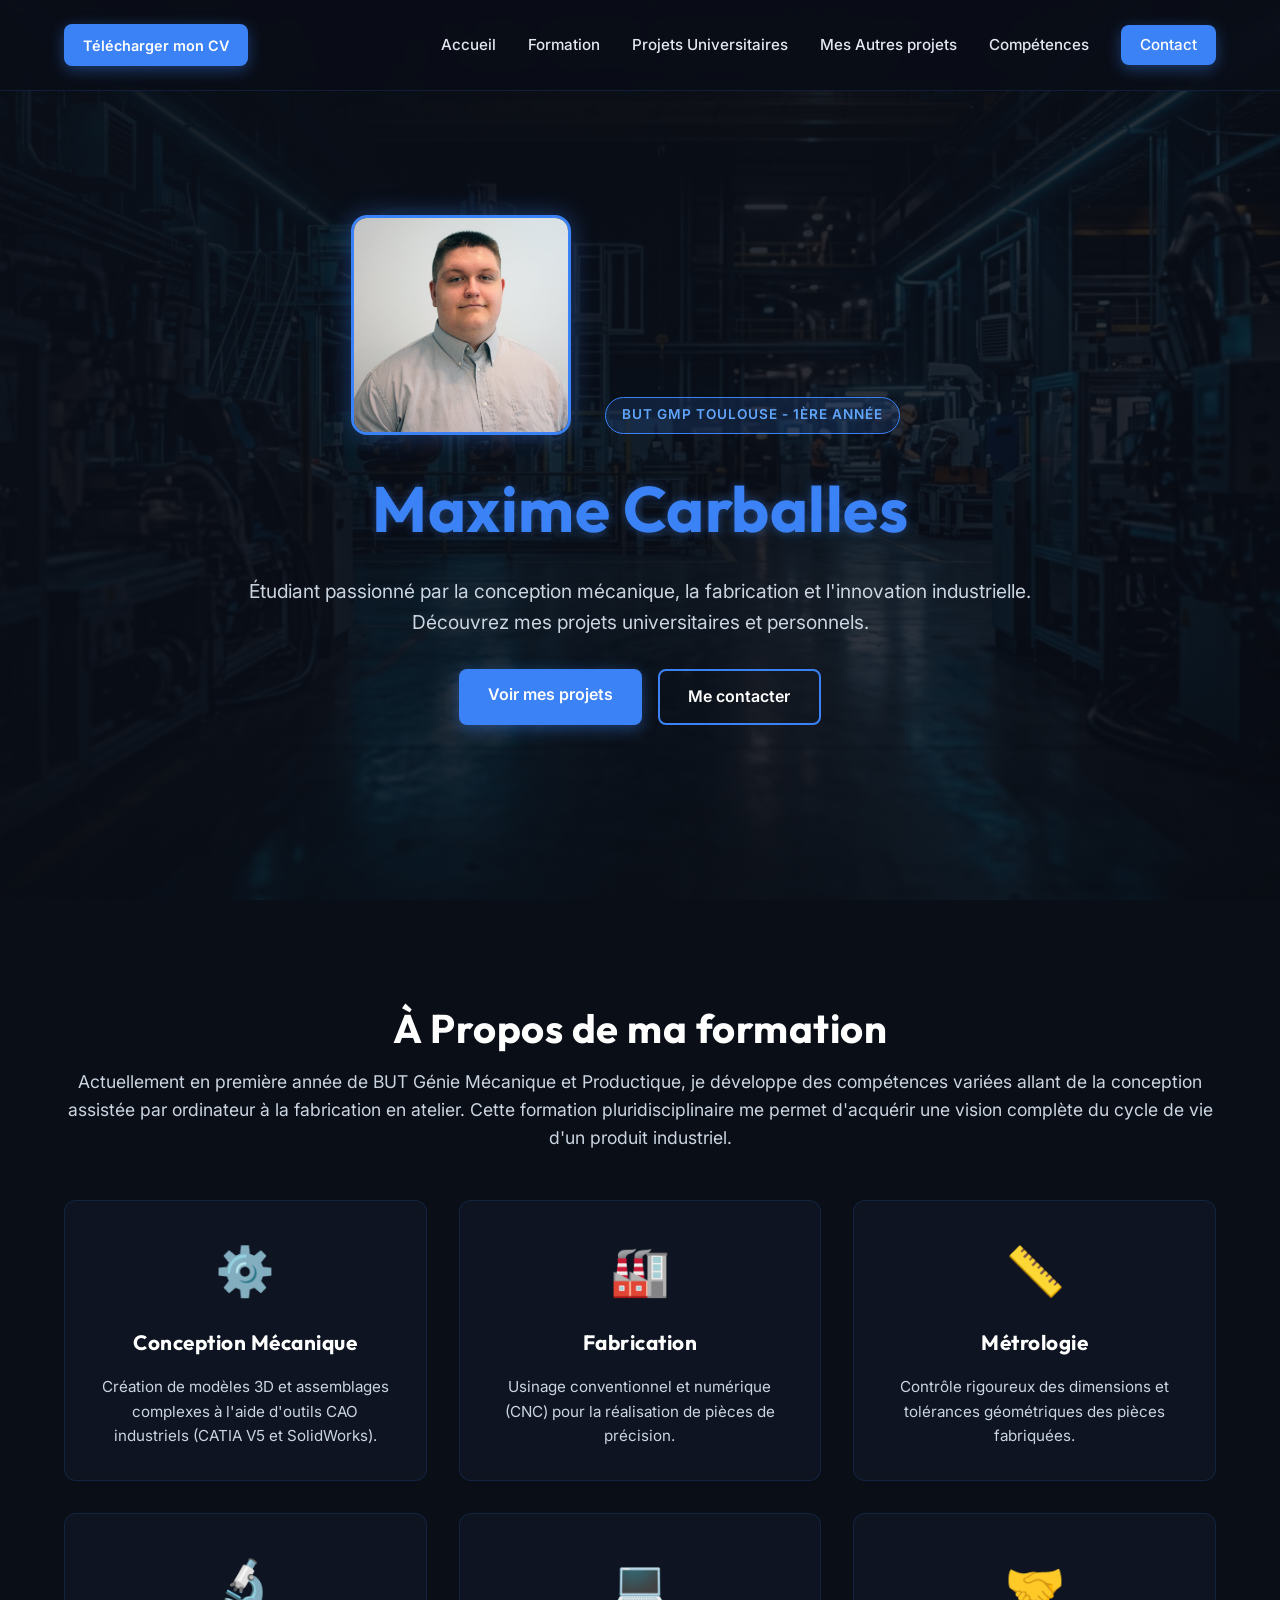
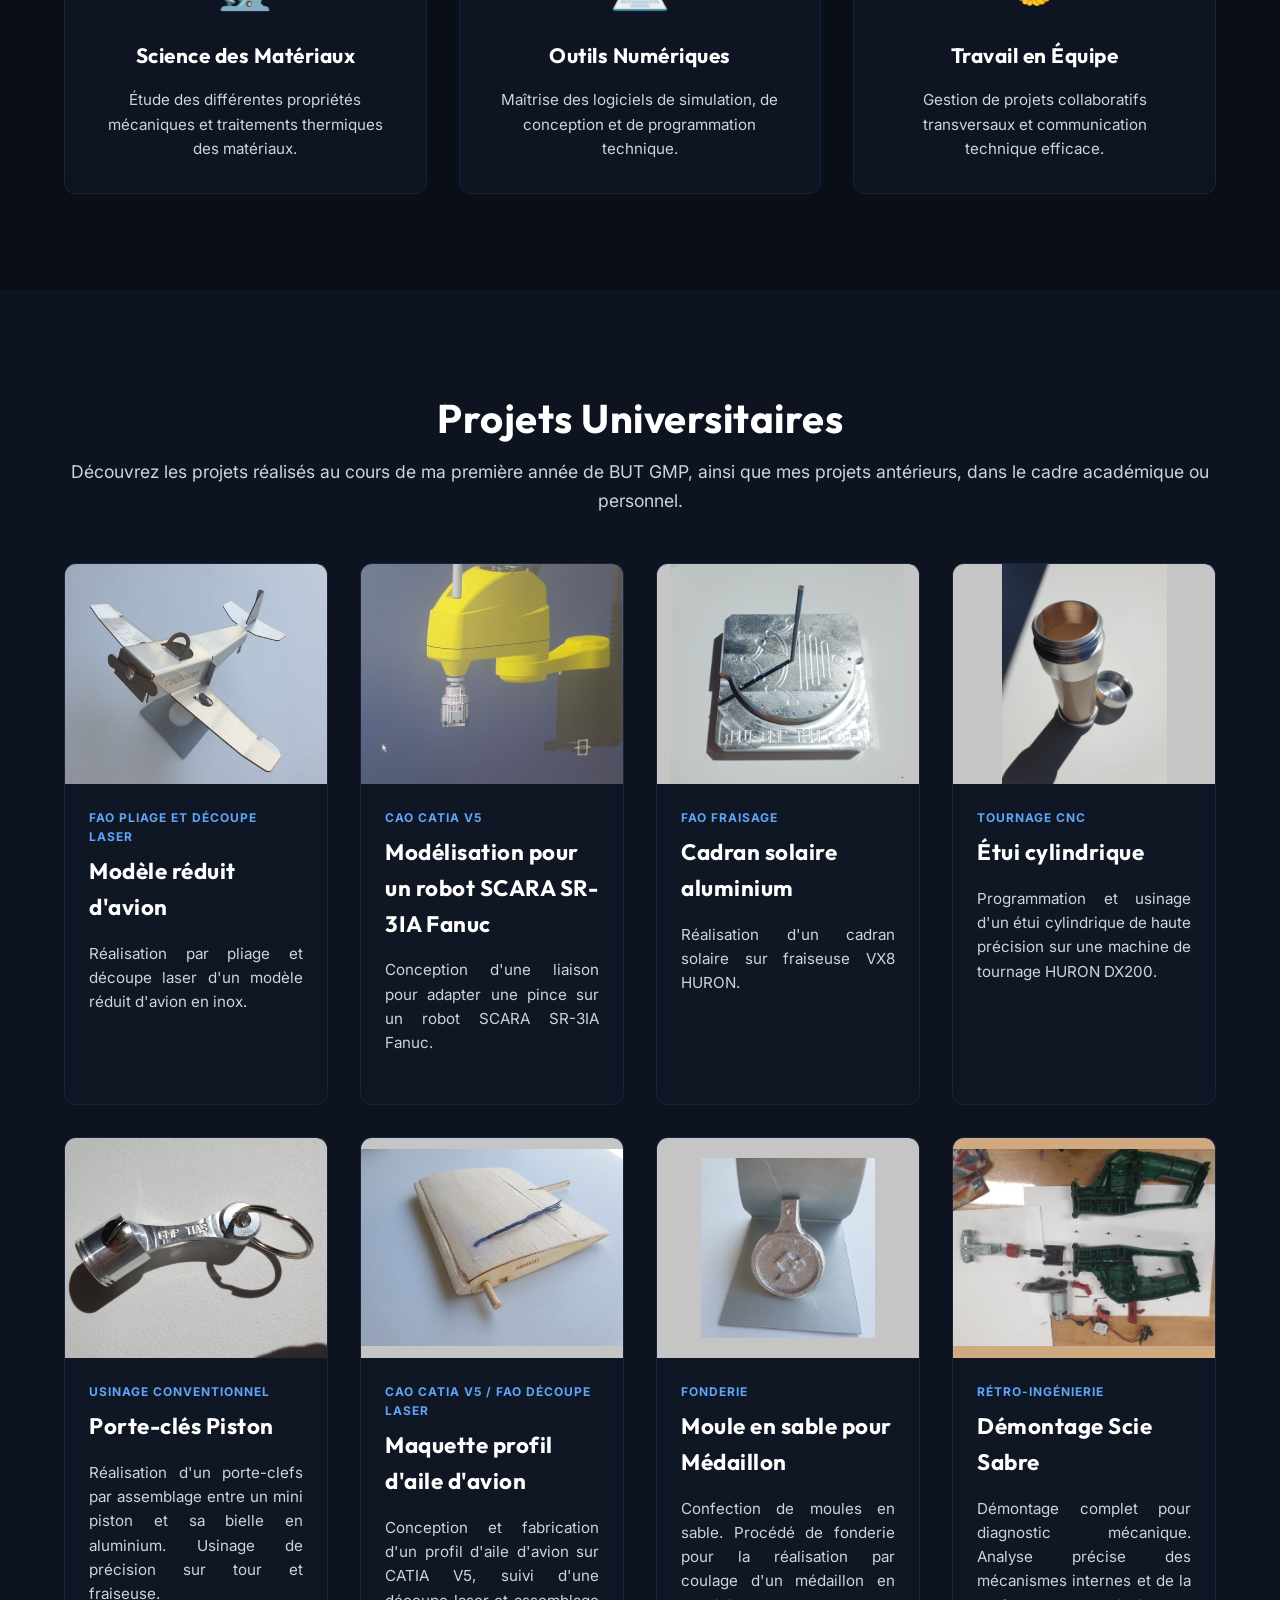
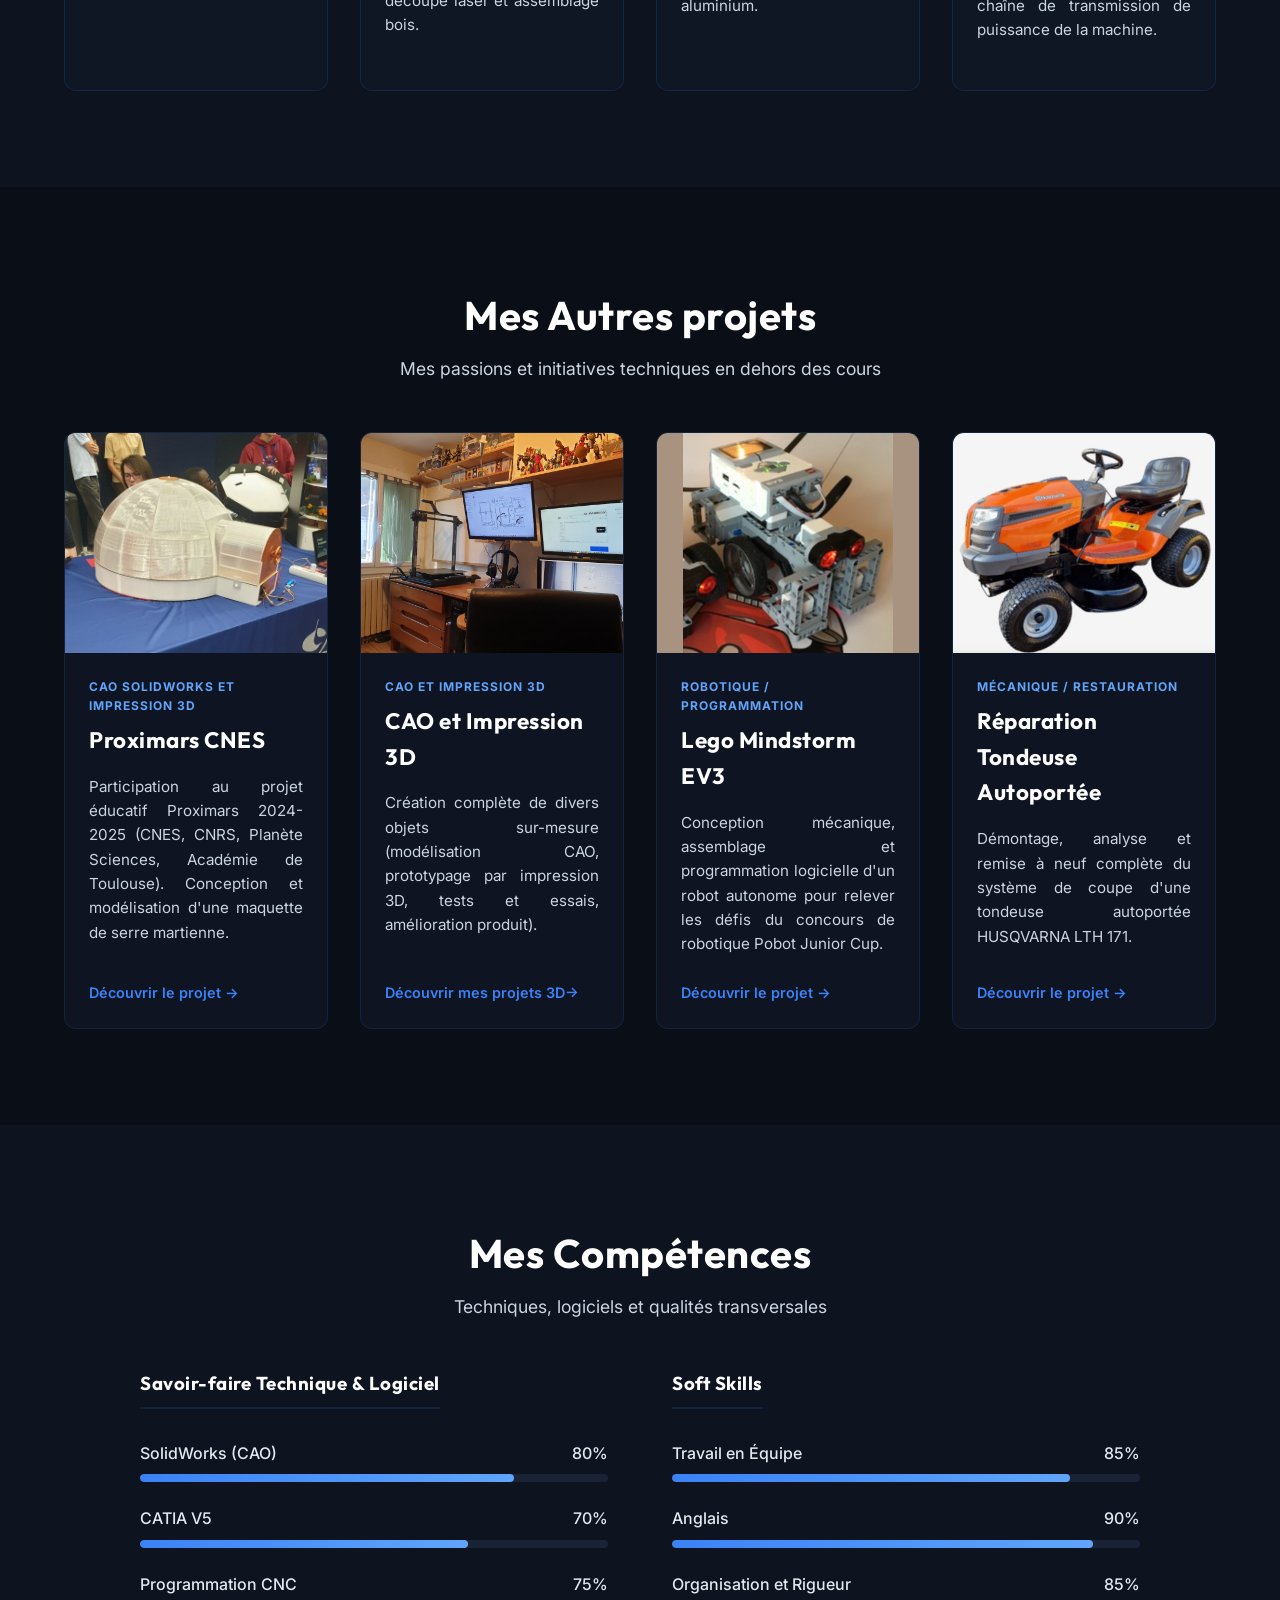
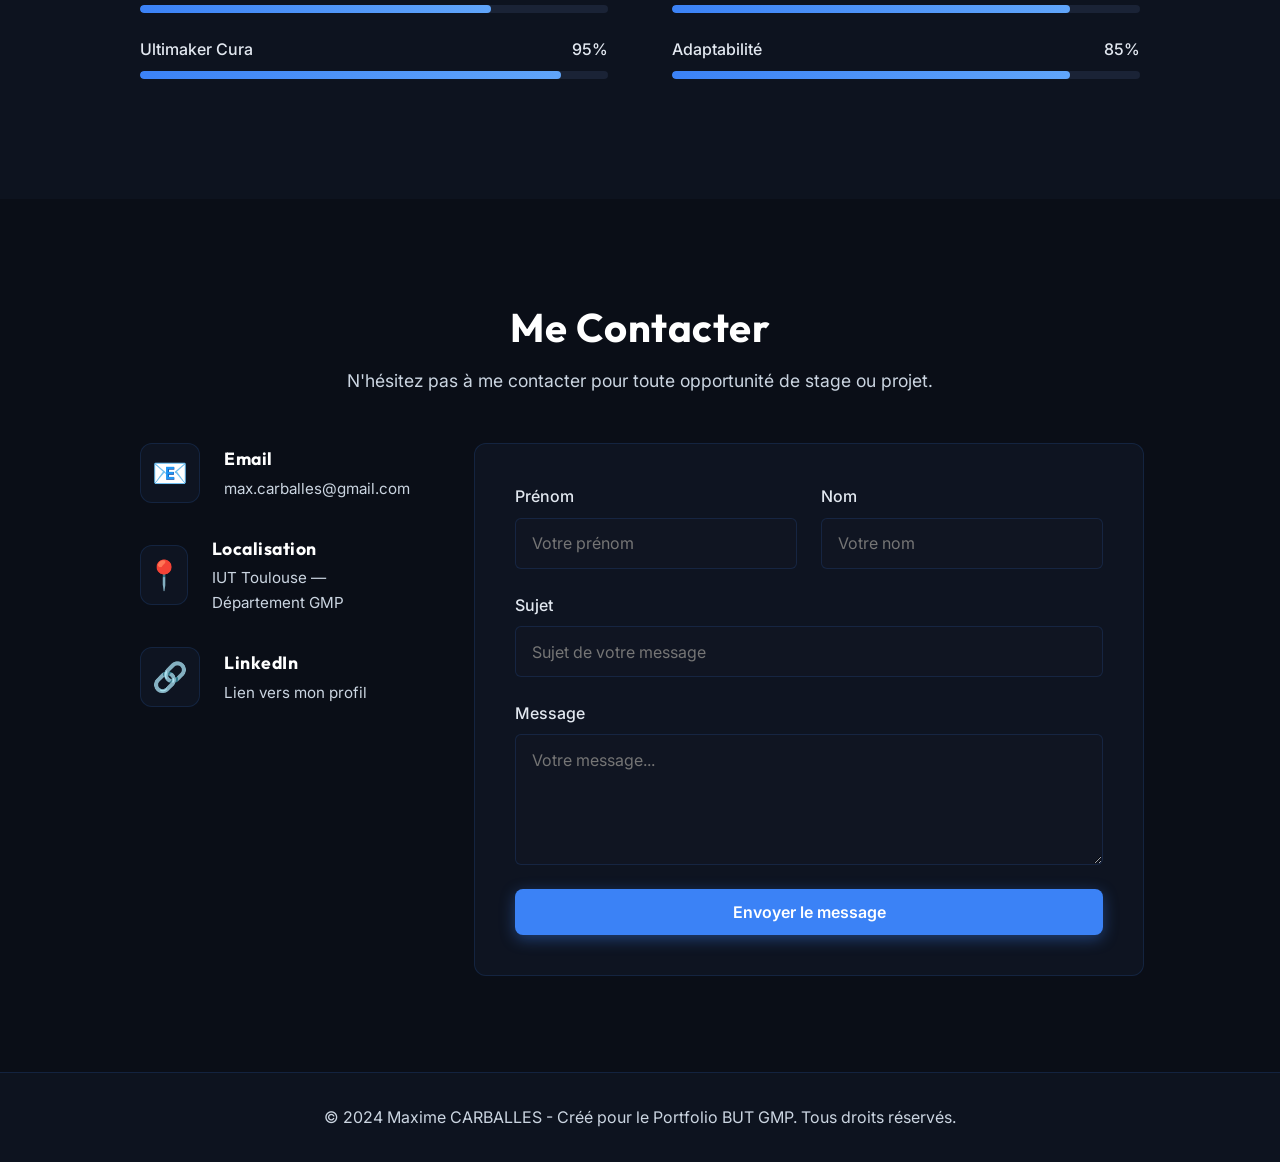
<file: index.html>
<!DOCTYPE html>
<html lang="fr">

<head>
    <!-- Google tag (gtag.js) -->
    <script async src="https://www.googletagmanager.com/gtag/js?id=G-RVKLGL0P6V"></script>
    <script> window.dataLayer = window.dataLayer || []; function gtag() { dataLayer.push(arguments); } gtag('js', new Date()); gtag('config', 'G-RVKLGL0P6V'); </script>
    <meta charset="UTF-8">
    <meta name="viewport" content="width=device-width, initial-scale=1.0">
    <title>Maxime - Portfolio BUT GMP</title>
    <meta name="description"
        content="Portfolio de Maxime, étudiant en 1ère année BUT GMP. Conception mécanique, usinage, CAO, métrologie et projets personnels.">
    <!-- Google Fonts: Inter and Outfit -->
    <link rel="preconnect" href="https://fonts.googleapis.com">
    <link rel="preconnect" href="https://fonts.gstatic.com" crossorigin>
    <link
        href="https://fonts.googleapis.com/css2?family=Inter:wght@300;400;500;600&family=Outfit:wght@400;600;700;800&display=swap"
        rel="stylesheet">
    <!-- CSS -->
    <link rel="stylesheet" href="style.css">
</head>

<body>
    <!-- Navigation -->
    <nav class="navbar">
        <a href="cv maxime carballes.pdf" target="_blank" class="btn-primary-small"
            style="font-size: 0.9rem; padding: 0.6rem 1.2rem;">Télécharger mon CV</a>
        <ul class="nav-links">
            <li><a href="#hero">Accueil</a></li>
            <li><a href="#about">Formation</a></li>
            <li><a href="#academic-projects">Projets Universitaires</a></li>
            <li><a href="#personal-projects">Mes Autres projets</a></li>
            <li><a href="#skills">Compétences</a></li>
            <li><a href="#contact" class="btn-primary-small">Contact</a></li>
        </ul>
        <div class="burger">
            <div class="line1"></div>
            <div class="line2"></div>
            <div class="line3"></div>
        </div>
    </nav>

    <!-- Héro Section -->
    <header id="hero" class="hero">
        <div class="hero-overlay"></div>
        <div class="hero-content">
            <img src="assets/profile.jpg" alt="Maxime Carballes" class="profile-img">
            <span class="badge">BUT GMP TOULOUSE - 1ère année</span>
            <h1><span class="highlight">Maxime Carballes</span></h1>
            <p>Étudiant passionné par la conception mécanique, la fabrication et l'innovation industrielle. Découvrez
                mes projets universitaires et personnels. </p>
            <div class="hero-buttons">
                <a href="#academic-projects" class="btn-primary">Voir mes projets</a>
                <a href="#contact" class="btn-secondary">Me contacter</a>
            </div>
        </div>
    </header>

    <!-- À Propos Section -->
    <section id="about" class="section">
        <h2 class="section-title">À Propos de ma formation</h2>
        <p class="section-subtitle">Actuellement en première année de BUT Génie Mécanique et Productique, je développe
            des compétences variées allant de la conception assistée par ordinateur à la fabrication en atelier. Cette
            formation pluridisciplinaire me permet d'acquérir une vision complète du cycle de vie d'un produit
            industriel.</p>

        <div class="cards-grid">
            <div class="card skill-card reveal">
                <div class="card-icon">⚙️</div>
                <h3>Conception Mécanique</h3>
                <p>Création de modèles 3D et assemblages complexes à l'aide d'outils CAO industriels (CATIA V5 et
                    SolidWorks).</p>
            </div>
            <div class="card skill-card reveal">
                <div class="card-icon">🏭</div>
                <h3>Fabrication</h3>
                <p>Usinage conventionnel et numérique (CNC) pour la réalisation de pièces de précision.</p>
            </div>
            <div class="card skill-card reveal">
                <div class="card-icon">📏</div>
                <h3>Métrologie</h3>
                <p>Contrôle rigoureux des dimensions et tolérances géométriques des pièces fabriquées.</p>
            </div>
            <div class="card skill-card reveal">
                <div class="card-icon">🔬</div>
                <h3>Science des Matériaux</h3>
                <p>Étude des différentes propriétés mécaniques et traitements thermiques des matériaux.</p>
            </div>
            <div class="card skill-card reveal">
                <div class="card-icon">💻</div>
                <h3>Outils Numériques</h3>
                <p>Maîtrise des logiciels de simulation, de conception et de programmation technique.</p>
            </div>
            <div class="card skill-card reveal">
                <div class="card-icon">🤝</div>
                <h3>Travail en Équipe</h3>
                <p>Gestion de projets collaboratifs transversaux et communication technique efficace.</p>
            </div>
        </div>
    </section>

    <!-- Projets Académiques Section -->
    <section id="academic-projects" class="section bg-darker">
        <h2 class="section-title">Projets Universitaires</h2>
        <p class="section-subtitle">Découvrez les projets réalisés au cours de ma première année de BUT GMP, ainsi que
            mes projets antérieurs, dans le cadre académique ou personnel.</p>

        <div class="projects-grid">
            <div class="project-card reveal">
                <div class="img-wrapper">
                    <img src="assets/avion-aluminium.jpg" alt="Modèle réduit d'avion">
                </div>
                <div class="project-info">
                    <span class="project-tag">FAO Pliage et découpe laser</span>
                    <h3>Modèle réduit d'avion</h3>
                    <p>Réalisation par pliage et découpe laser d'un modèle réduit d'avion en inox.</p>
                </div>
            </div>
            <div class="project-card reveal">
                <div class="img-wrapper">
                    <img src="assets/scara.jpg" alt="liaison robot SCARA">
                </div>
                <div class="project-info">
                    <span class="project-tag">CAO CATIA V5</span>
                    <h3>Modélisation pour un robot SCARA SR-3IA Fanuc</h3>
                    <p>Conception d'une liaison pour adapter une pince sur un robot SCARA SR-3IA Fanuc.</p>
                </div>
            </div>
            <div class="project-card reveal">
                <div class="img-wrapper" style="background-color: #c5c5c5;">
                    <img src="assets/cadran-solaire.jpg" alt="Cadran solaire aluminium" style="object-fit: contain;">
                </div>
                <div class="project-info">
                    <span class="project-tag">FAO fraisage</span>
                    <h3>Cadran solaire aluminium</h3>
                    <p>Réalisation d'un cadran solaire sur fraiseuse VX8 HURON.</p>
                </div>
            </div>

            <div class="project-card reveal">
                <div class="img-wrapper" style="background-color: #c5c5c5;">
                    <img src="assets/etui-cylindrique.jpg" alt="Étui cylindrique" style="object-fit: contain;">
                </div>
                <div class="project-info">
                    <span class="project-tag">Tournage CNC</span>
                    <h3>Étui cylindrique</h3>
                    <p>Programmation et usinage d'un étui cylindrique de haute précision sur une machine de tournage
                        HURON DX200.</p>
                </div>
            </div>

            <div class="project-card reveal">
                <div class="img-wrapper">
                    <img src="assets/porte-cles.jpg" alt="Porte-clés Piston">
                </div>
                <div class="project-info">
                    <span class="project-tag">Usinage Conventionnel</span>
                    <h3>Porte-clés Piston</h3>
                    <p>Réalisation d'un porte-clefs par assemblage entre un mini piston et sa bielle en aluminium.
                        Usinage de précision sur tour et fraiseuse.</p>
                </div>
            </div>

            <div class="project-card reveal">
                <div class="img-wrapper" style="background-color: #c5c5c5;">
                    <img src="assets/aile-avion.jpg" alt="Maquette profil aile avion" style="object-fit: contain;">
                </div>
                <div class="project-info">
                    <span class="project-tag">CAO CATIA V5 / FAO Découpe laser</span>
                    <h3>Maquette profil d'aile d'avion</h3>
                    <p>Conception et fabrication d'un profil d'aile d'avion sur CATIA V5, suivi d'une découpe laser et
                        assemblage bois.</p>
                </div>
            </div>

            <div class="project-card reveal">
                <div class="img-wrapper" style="background-color: #c5c5c5;">
                    <img src="assets/moule-sable.jpg" alt="Moulage sable médaillon"
                        style="object-fit: contain; padding: 20px;">
                </div>
                <div class="project-info">
                    <span class="project-tag">Fonderie</span>
                    <h3>Moule en sable pour Médaillon</h3>
                    <p>Confection de moules en sable. Procédé de fonderie pour la réalisation par coulage d'un médaillon
                        en aluminium.</p>
                </div>
            </div>

            <div class="project-card reveal">
                <div class="img-wrapper">
                    <img src="assets/scie-sabre.jpg" alt="Démontage Scie Sabre Parkside"
                        style="object-fit: contain; background-color: #d0a980;">
                </div>
                <div class="project-info">
                    <span class="project-tag">Rétro-ingénierie</span>
                    <h3>Démontage Scie Sabre</h3>
                    <p>Démontage complet pour diagnostic mécanique. Analyse précise des mécanismes internes et de la
                        chaîne de transmission de puissance de la machine.</p>
                </div>
            </div>
        </div>
    </section>

    <!-- Projets Personnels Section -->
    <section id="personal-projects" class="section">
        <h2 class="section-title">Mes Autres projets</h2>
        <p class="section-subtitle">Mes passions et initiatives techniques en dehors des cours</p>

        <div class="projects-grid">
            <div class="project-card reveal">
                <div class="img-wrapper">
                    <img src="assets/proximars.jpg" alt="Projet Proximars" style="object-position: center 80%;">
                </div>
                <div class="project-info">
                    <span class="project-tag">CAO SolidWorks et impression 3D</span>
                    <h3>Proximars CNES</h3>
                    <p>Participation au projet éducatif Proximars 2024-2025 (CNES, CNRS, Planète Sciences, Académie de
                        Toulouse). Conception et modélisation d'une maquette de serre martienne.</p>
                    <a href="https://maxime-carballes.github.io/Portfolio/projet-proximars.html"
                        class="link-forward">Découvrir le projet →</a>
                </div>
            </div>
            <div class="project-card reveal">
                <div class="img-wrapper">
                    <img src="assets/bureau-3d.jpg" alt="Impression 3D sur bureau"
                        style="object-position: left center;">
                </div>
                <div class="project-info">
                    <span class="project-tag"> CAO et Impression 3D</span>
                    <h3>CAO et Impression 3D</h3>
                    <p>Création complète de divers objets sur-mesure (modélisation CAO, prototypage par impression 3D,
                        tests et essais, amélioration produit).</p>
                    <a href="https://maxime-carballes.github.io/Portfolio/projets-3d.html"
                        class="link-forward">Découvrir mes projets 3D→</a>
                </div>
            </div>
            <div class="project-card reveal">
                <div class="img-wrapper">
                    <img src="assets/mindstorms.jpg" alt="Robot Lego Mindstorm"
                        style="object-fit: contain; background-color: #a89280;">
                </div>
                <div class="project-info">
                    <span class="project-tag">Robotique / Programmation</span>
                    <h3>Lego Mindstorm EV3 </h3>
                    <p>Conception mécanique, assemblage et programmation logicielle d'un robot autonome pour relever les
                        défis du concours de robotique Pobot Junior Cup.</p>
                    <a href="https://maxime-carballes.github.io/Portfolio/pobot-junior-cup.html"
                        class="link-forward">Découvrir le projet →</a>
                </div>
            </div>

            <div class="project-card reveal">
                <div class="img-wrapper">
                    <img src="assets/husqvarna.jpg" alt="Restauration tondeuse Husqvarna">
                </div>
                <div class="project-info">
                    <span class="project-tag">Mécanique / Restauration</span>
                    <h3>Réparation Tondeuse Autoportée</h3>
                    <p>Démontage, analyse et remise à neuf complète du système de coupe d'une tondeuse autoportée
                        HUSQVARNA LTH 171.</p>
                    <a href="reparation-tondeuse.html" class="link-forward">Découvrir le projet →</a>
                </div>
            </div>
        </div>
    </section>

    <!-- Compétences Section -->
    <section id="skills" class="section bg-darker">
        <h2 class="section-title">Mes Compétences</h2>
        <p class="section-subtitle">Techniques, logiciels et qualités transversales</p>

        <div class="skills-container reveal">
            <div class="skills-column">
                <h3>Savoir-faire Technique & Logiciel</h3>

                <div class="skill">
                    <div class="skill-head">
                        <span>SolidWorks (CAO)</span>
                        <span>80%</span>
                    </div>
                    <div class="progress-bar-bg">
                        <div class="progress-bar-fill" data-width="80%"></div>
                    </div>
                </div>

                <div class="skill">
                    <div class="skill-head">
                        <span>CATIA V5</span>
                        <span>70%</span>
                    </div>
                    <div class="progress-bar-bg">
                        <div class="progress-bar-fill" data-width="70%"></div>
                    </div>
                </div>

                <div class="skill">
                    <div class="skill-head">
                        <span>Programmation CNC</span>
                        <span>75%</span>
                    </div>
                    <div class="progress-bar-bg">
                        <div class="progress-bar-fill" data-width="75%"></div>
                    </div>
                </div>

                <div class="skill">
                    <div class="skill-head">
                        <span>Ultimaker Cura</span>
                        <span>95%</span>
                    </div>
                    <div class="progress-bar-bg">
                        <div class="progress-bar-fill" data-width="90%"></div>
                    </div>
                </div>
            </div>

            <div class="skills-column">
                <h3>Soft Skills</h3>

                <div class="skill">
                    <div class="skill-head">
                        <span>Travail en Équipe</span>
                        <span>85%</span>
                    </div>
                    <div class="progress-bar-bg">
                        <div class="progress-bar-fill" data-width="85%"></div>
                    </div>
                </div>

                <div class="skill">
                    <div class="skill-head">
                        <span>Anglais</span>
                        <span>90%</span>
                    </div>
                    <div class="progress-bar-bg">
                        <div class="progress-bar-fill" data-width="90%"></div>
                    </div>
                </div>

                <div class="skill">
                    <div class="skill-head">
                        <span>Organisation et Rigueur</span>
                        <span>85%</span>
                    </div>
                    <div class="progress-bar-bg">
                        <div class="progress-bar-fill" data-width="85%"></div>
                    </div>
                </div>

                <div class="skill">
                    <div class="skill-head">
                        <span>Adaptabilité</span>
                        <span>85%</span>
                    </div>
                    <div class="progress-bar-bg">
                        <div class="progress-bar-fill" data-width="85%"></div>
                    </div>
                </div>
            </div>
        </div>
    </section>

    <!-- Contact Section -->
    <section id="contact" class="section">
        <h2 class="section-title">Me Contacter</h2>
        <p class="section-subtitle">N'hésitez pas à me contacter pour toute opportunité de stage ou projet.</p>

        <div class="contact-wrapper reveal">
            <div class="contact-info">
                <div class="contact-item">
                    <div class="ci-icon">📧</div>
                    <div class="ci-text">
                        <h4>Email</h4>
                        <p><a href="mailto:max.carballes@gmail.com">max.carballes@gmail.com</a></p>
                    </div>
                </div>
                <div class="contact-item">
                    <div class="ci-icon">📍</div>
                    <div class="ci-text">
                        <h4>Localisation</h4>
                        <p>IUT Toulouse — Département GMP</p>
                    </div>
                </div>
                <div class="contact-item">
                    <div class="ci-icon">🔗</div>
                    <div class="ci-text">
                        <h4>LinkedIn</h4>
                        <p><a href="https://www.linkedin.com/in/maxime-carballes-95b616401/" target="_blank"
                                rel="noopener noreferrer">Lien vers mon profil</a></p>
                    </div>
                </div>
            </div>

            <form class="contact-form" action="https://formspree.io/f/maqaeodj" method="POST">
                <div class="form-row">
                    <div class="input-group">
                        <label for="prenom">Prénom</label>
                        <input type="text" id="prenom" name="firstname" placeholder="Votre prénom" required>
                    </div>
                    <div class="input-group">
                        <label for="nom">Nom</label>
                        <input type="text" id="nom" name="lastname" placeholder="Votre nom" required>
                    </div>
                </div>
                <div class="input-group">
                    <label for="sujet">Sujet</label>
                    <input type="text" id="sujet" name="_subject" placeholder="Sujet de votre message" required>
                </div>
                <div class="input-group">
                    <label for="message">Message</label>
                    <textarea id="message" name="message" rows="5" placeholder="Votre message..." required></textarea>
                </div>
                <button type="submit" class="btn-primary" style="width: 100%;">Envoyer le message</button>
            </form>
        </div>
    </section>

    <footer>
        <p>© 2024 Maxime CARBALLES - Créé pour le Portfolio BUT GMP. Tous droits réservés.</p>
    </footer>

    <!-- Scripts -->
    <script src="script.js"></script>
</body>

</html>
</file>
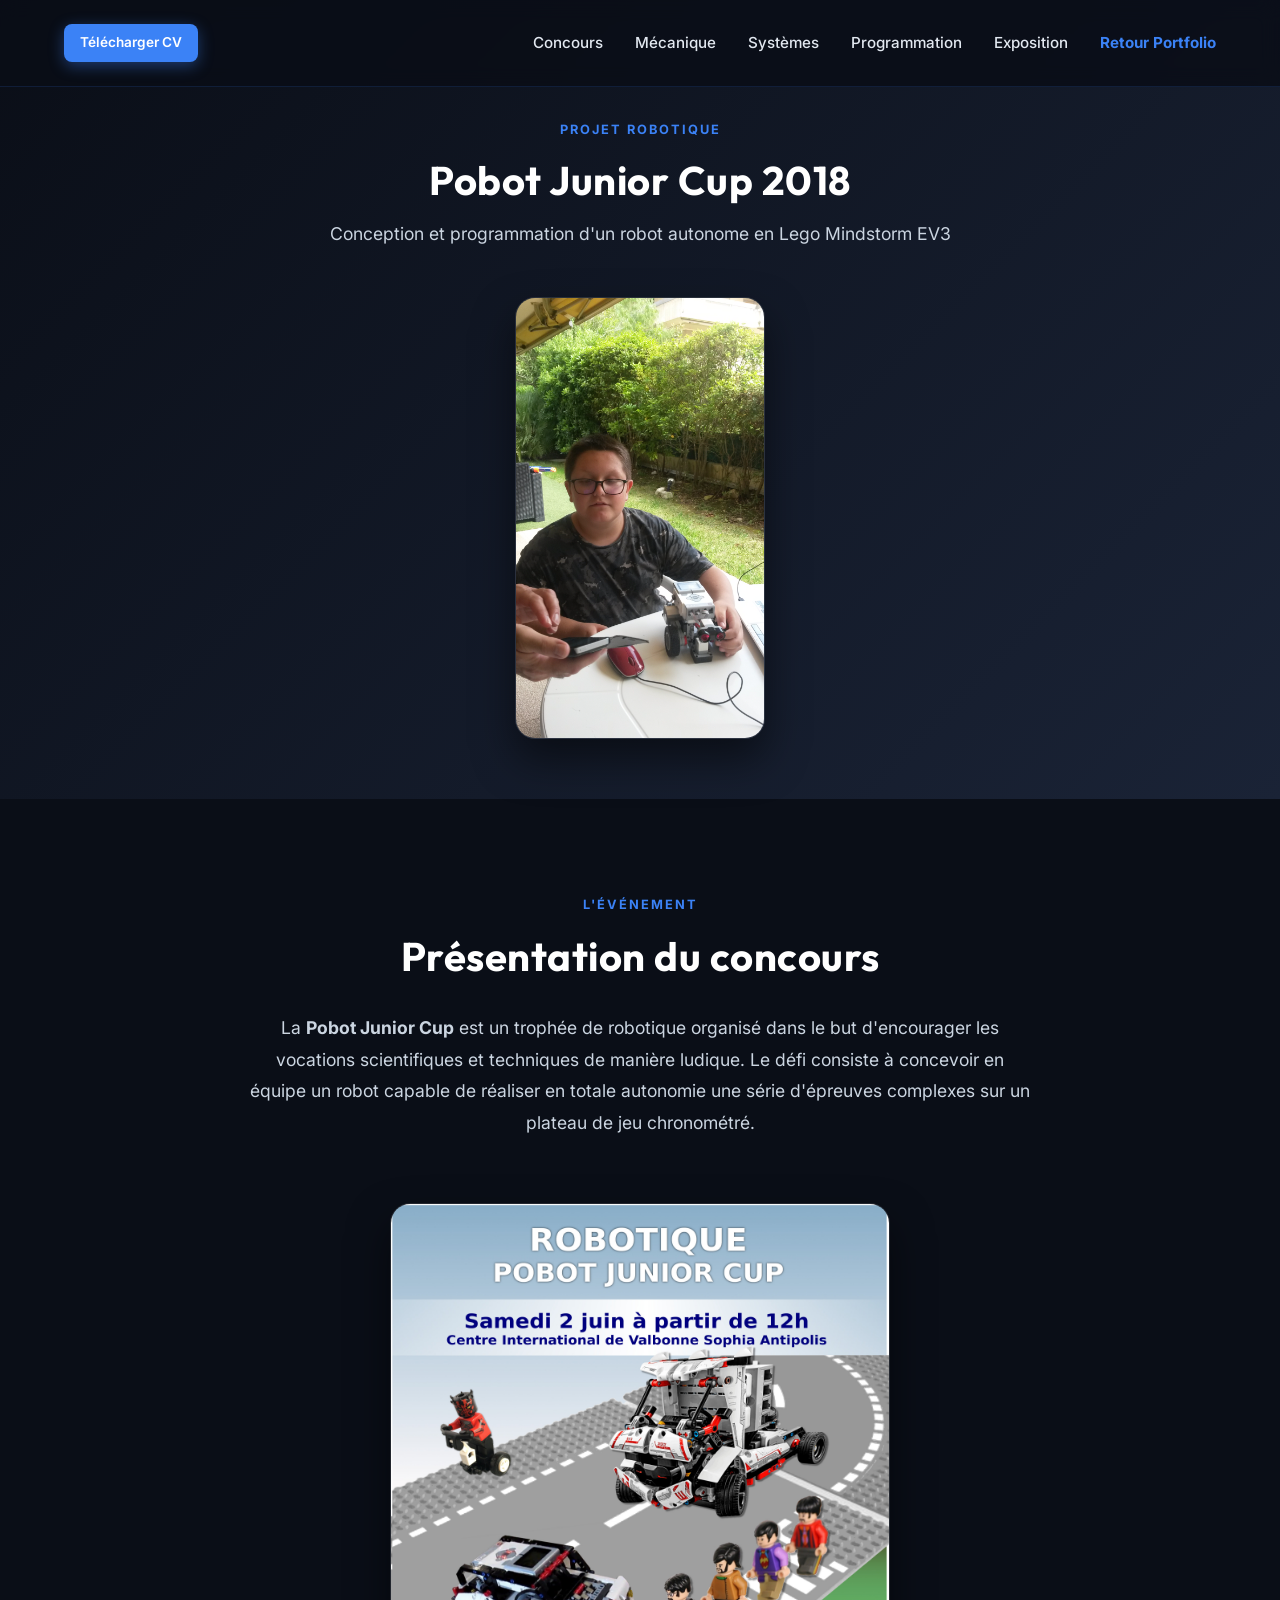
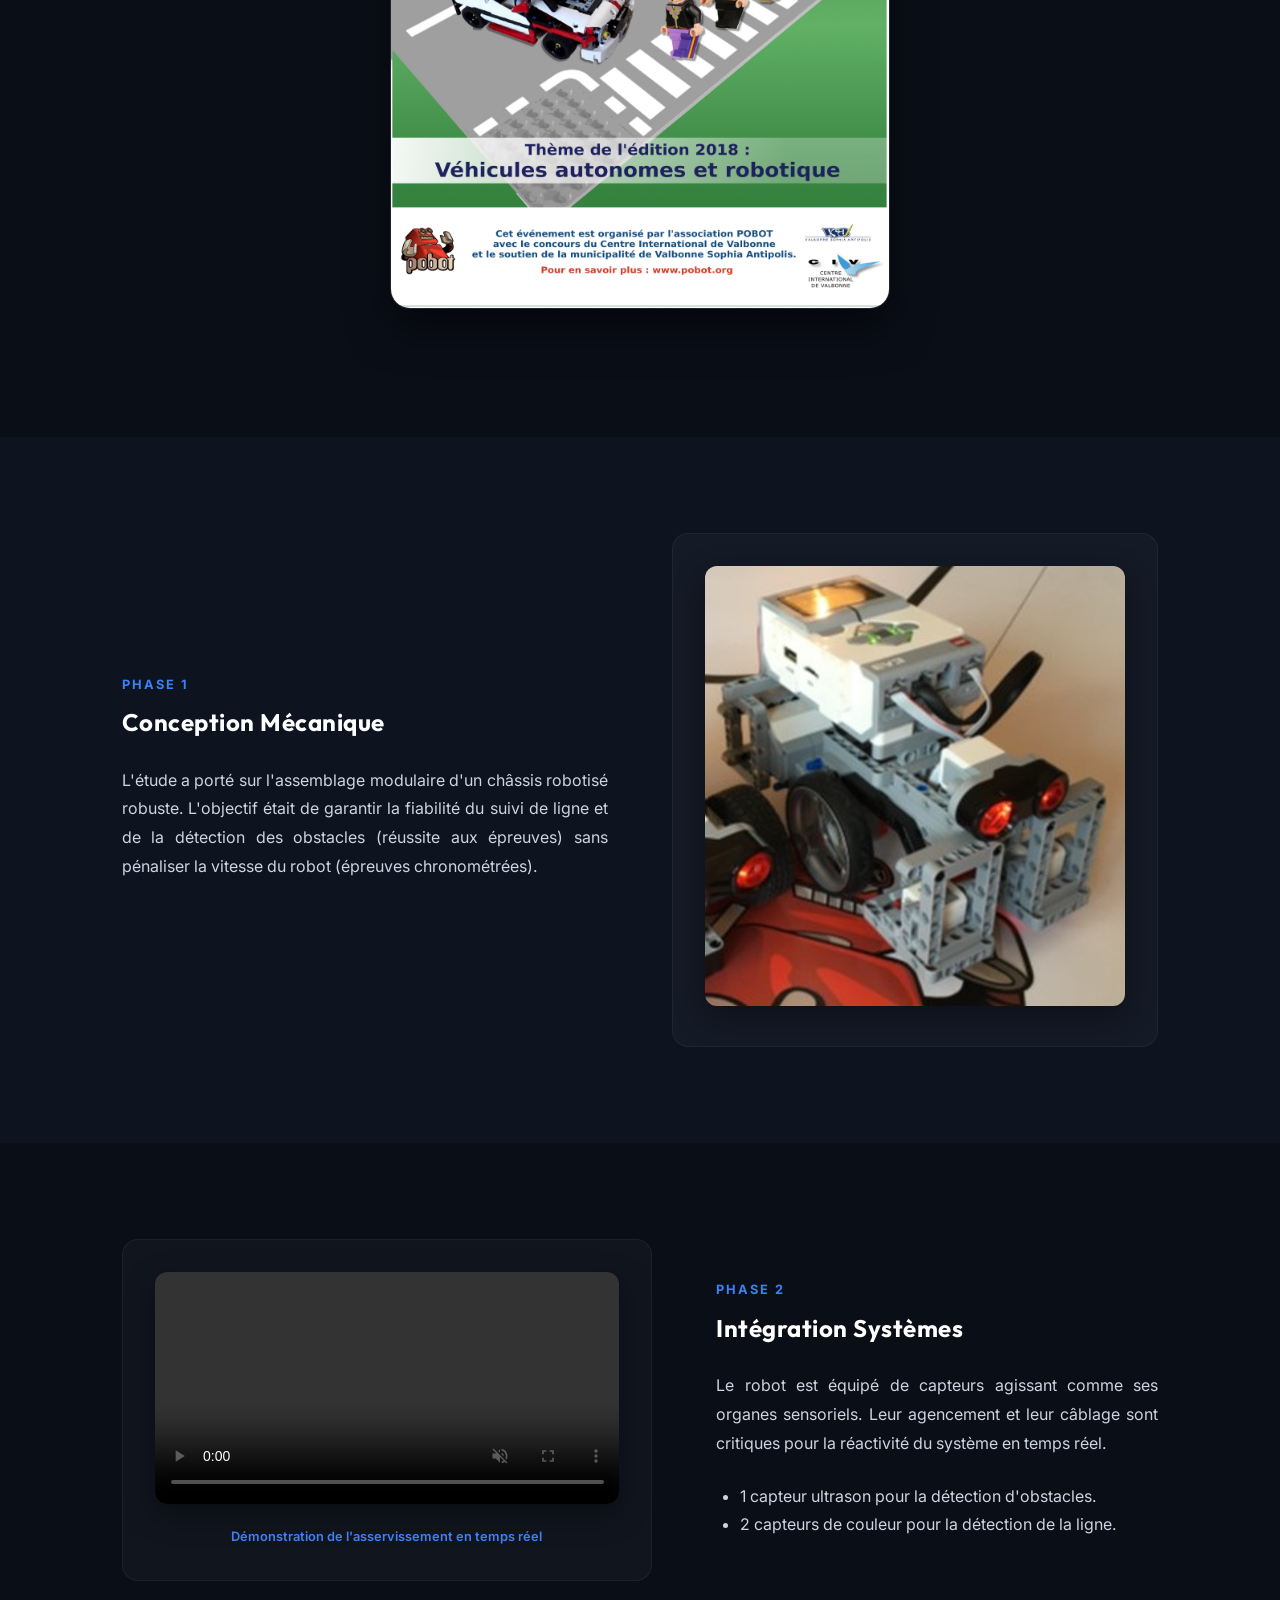
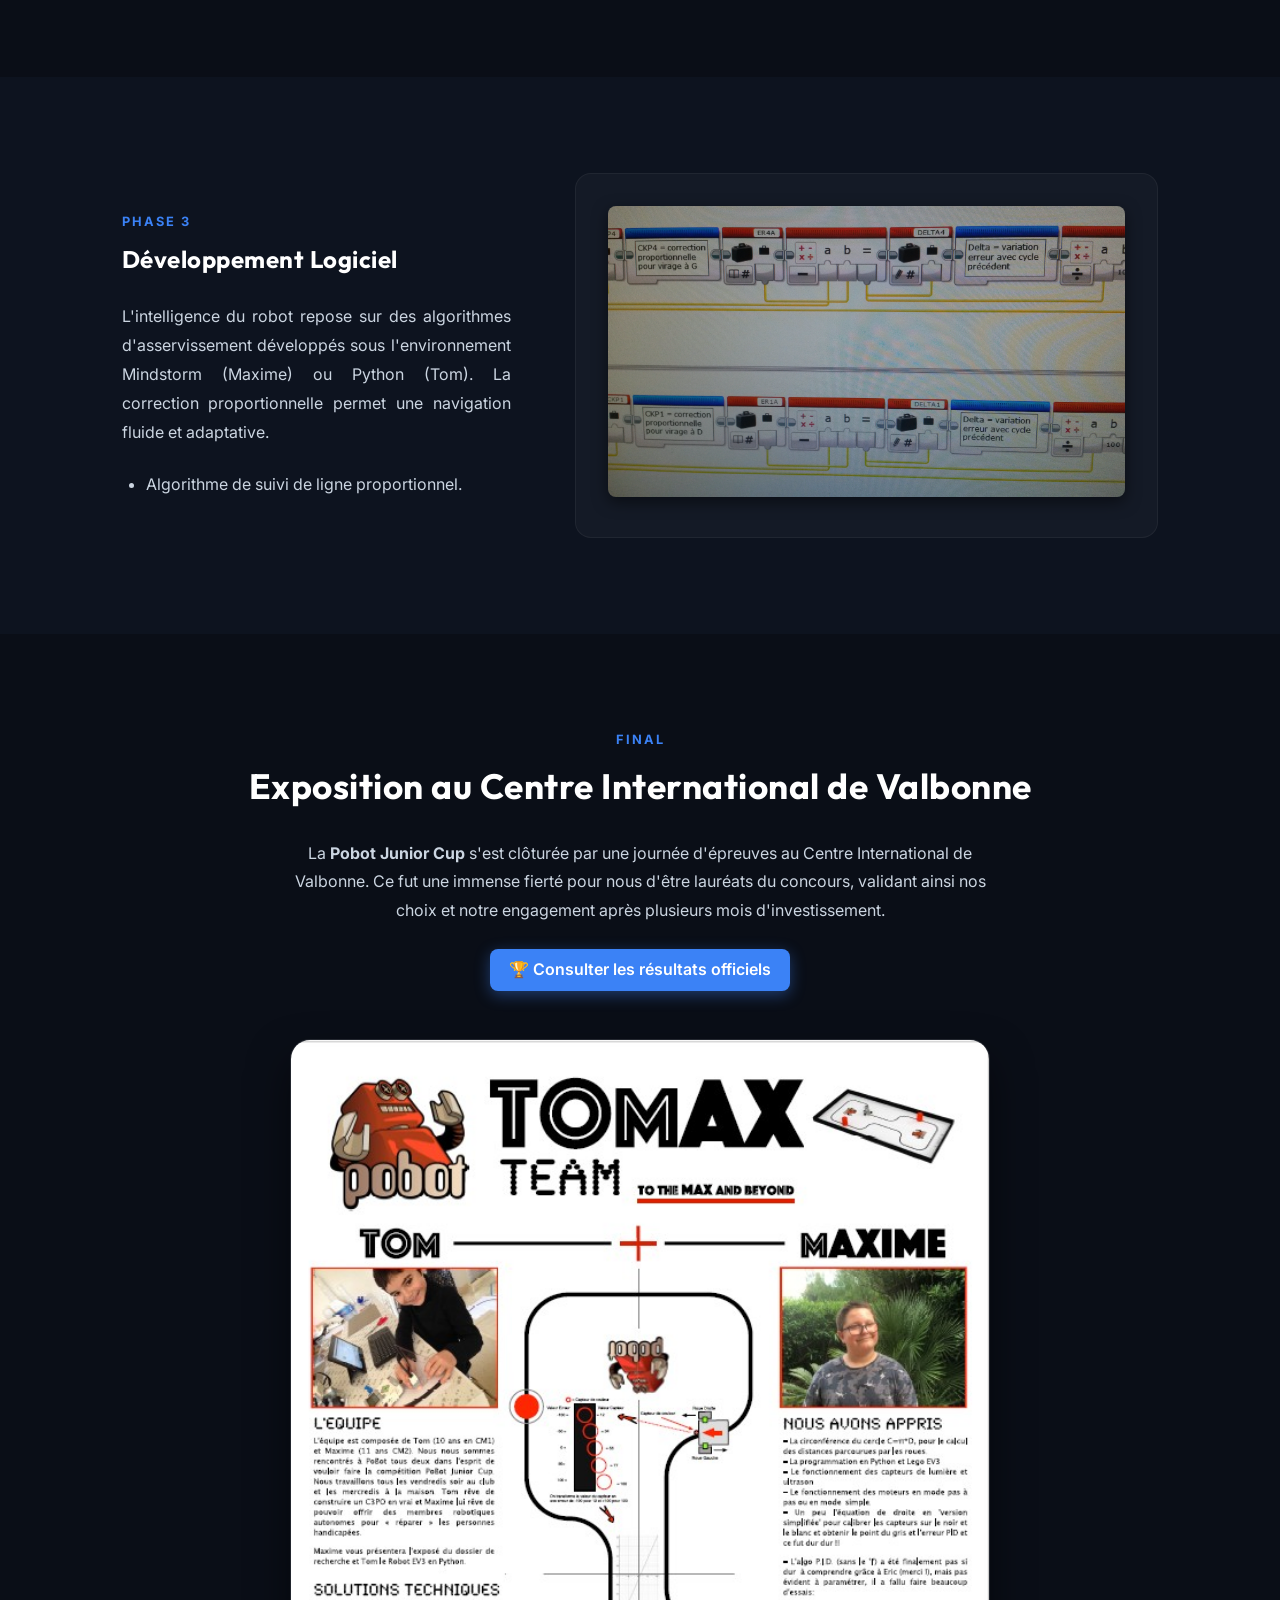
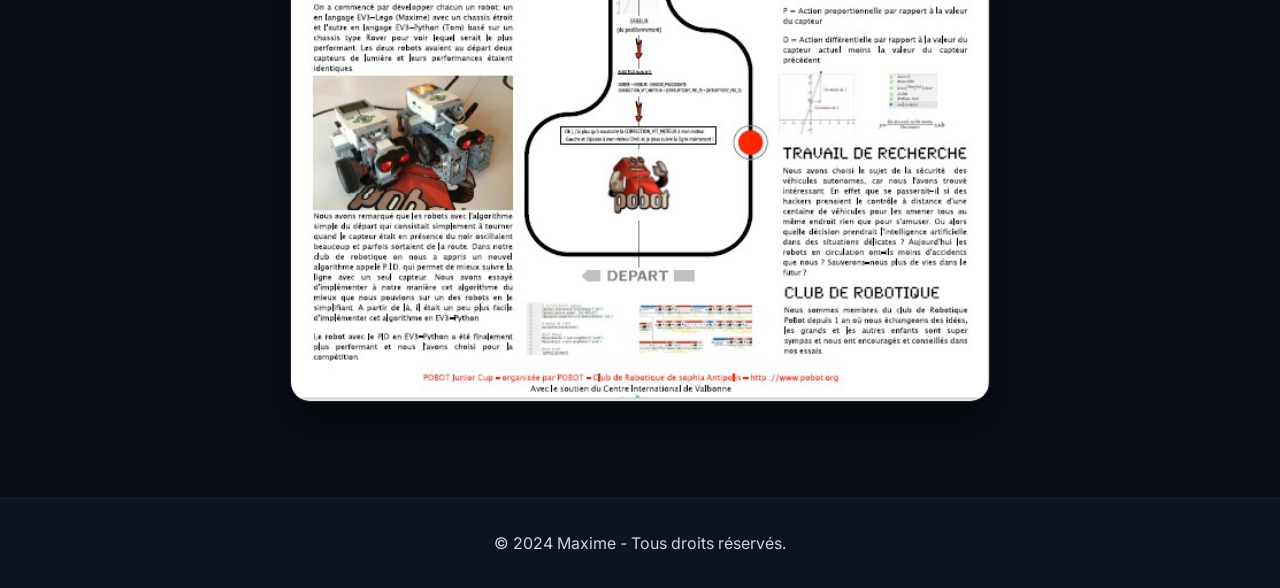
<file: pobot-junior-cup.html>
<!DOCTYPE html>
<html lang="fr">

<head>
    <!-- Google tag (gtag.js) -->
    <script async src="https://www.googletagmanager.com/gtag/js?id=G-RVKLGL0P6V"></script>
    <script> window.dataLayer = window.dataLayer || []; function gtag() { dataLayer.push(arguments); } gtag('js', new Date()); gtag('config', 'G-RVKLGL0P6V'); </script>
    <meta charset="UTF-8">
    <meta name="viewport" content="width=device-width, initial-scale=1.0">
    <title>Pobot Junior Cup 2018 - Maxime</title>
    <meta name="description" content="Projet robotique Lego Mindstorm EV3 pour le concours Pobot Junior Cup 2018.">
    <!-- Google Fonts -->
    <link
        href="https://fonts.googleapis.com/css2?family=Inter:wght@300;400;500;600&family=Outfit:wght@400;600;700;800&display=swap"
        rel="stylesheet">
    <!-- CSS -->
    <link rel="stylesheet" href="style.css">
    <style>
        .project-hero {
            padding: 120px 20px 60px;
            background: linear-gradient(135deg, #0a0e17 0%, #1a2336 100%);
            text-align: center;
        }

        .proximars-grid {
            display: grid;
            grid-template-columns: repeat(auto-fit, minmax(300px, 1fr));
            gap: 4rem;
            align-items: center;
        }

        .proximars-card {
            background: rgba(255, 255, 255, 0.03);
            border: 1px solid rgba(255, 255, 255, 0.05);
            border-radius: 16px;
            padding: 2rem;
            transition: var(--transition);
        }

        .proximars-card:hover {
            transform: translateY(-5px);
            background: rgba(255, 255, 255, 0.05);
            border-color: var(--accent-primary);
        }

        .poster-wrapper {
            margin: 2rem auto;
            border-radius: 20px;
            overflow: hidden;
            box-shadow: 0 20px 40px rgba(0, 0, 0, 0.5);
            border: 1px solid rgba(255, 255, 255, 0.1);
        }

        .poster-wrapper img {
            width: 100%;
            display: block;
        }

        .section-tag {
            color: var(--accent-primary);
            font-size: 0.8rem;
            font-weight: 700;
            text-transform: uppercase;
            letter-spacing: 2px;
            margin-bottom: 0.5rem;
            display: block;
        }
    </style>
</head>

<body>
    <!-- Navbar -->
    <nav class="navbar">
        <a href="cv maxime carballes.pdf" target="_blank" class="btn-primary-small"
            style="font-size: 0.85rem; padding: 0.5rem 1rem;">Télécharger CV</a>

        <ul class="nav-links">
            <li><a href="#presentation">Concours</a></li>
            <li><a href="#mecanique">Mécanique</a></li>
            <li><a href="#systemes">Systèmes</a></li>
            <li><a href="#programmation">Programmation</a></li>
            <li><a href="#exposition">Exposition</a></li>
            <li><a href="index.html" style="color: var(--accent-primary); font-weight: 700;">Retour Portfolio</a></li>
        </ul>

        <div class="burger">
            <div class="line1"></div>
            <div class="line2"></div>
            <div class="line3"></div>
        </div>
    </nav>

    <header class="project-hero reveal">
        <div class="container">
            <span class="section-tag">Projet Robotique</span>
            <h1 class="section-title">Pobot Junior Cup 2018</h1>
            <p class="section-subtitle">Conception et programmation d'un robot autonome en Lego Mindstorm EV3</p>

            <div class="poster-wrapper" style="max-width: 250px; margin: 3rem auto 0;">
                <img src="assets/pobot-conception.jpg" alt="Robot Lego Mindstorm EV3">
            </div>
        </div>
    </header>

    <main>
        <!-- 1. Présentation du concours -->
        <section id="presentation" class="section reveal">
            <div class="container" style="max-width: 900px;">
                <div style="text-align: center; margin-bottom: 4rem;">
                    <span class="section-tag">L'Événement</span>
                    <h2 style="font-size: 2.5rem; margin-bottom: 1.5rem;">Présentation du concours</h2>
                    <p style="color: var(--text-muted); line-height: 1.8; font-size: 1.1rem;">
                        La <strong>Pobot Junior Cup</strong> est un trophée de robotique organisé dans le but
                        d'encourager
                        les vocations scientifiques et techniques de manière ludique. Le défi consiste à concevoir en
                        équipe un
                        robot
                        capable de réaliser en totale autonomie une série d'épreuves complexes sur un plateau de jeu
                        chronométré.
                    </p>
                </div>

                <div class="poster-wrapper" style="max-width: 500px;">
                    <img src="assets/pobot-junior-cup-2018.jpg" alt="Affiche Pobot Junior Cup 2018">
                </div>
            </div>
        </section>

        <!-- 2. Conception Mécanique -->
        <section id="mecanique" class="section reveal bg-darker">
            <div class="container">
                <div class="proximars-grid">
                    <div>
                        <span class="section-tag">Phase 1</span>
                        <h2 style="margin-bottom: 1.5rem;">Conception Mécanique</h2>
                        <p
                            style="color: var(--text-muted); line-height: 1.8; margin-bottom: 1.5rem; text-align: justify;">
                            L'étude a porté sur l'assemblage modulaire d'un châssis robotisé robuste. L'objectif était
                            de garantir la fiabilité du suivi de ligne et de la détection des obstacles (réussite aux
                            épreuves) sans pénaliser la vitesse
                            du robot (épreuves chronométrées).
                        </p>

                    </div>
                    <div class="proximars-card" style="text-align: center;">
                        <img src="assets/mindstorms.jpg" alt="Travail de conception sur le robot"
                            style="max-width: 100%; border-radius: 12px; box-shadow: 0 10px 30px rgba(0,0,0,0.4);">
                    </div>
                </div>
            </div>
        </section>

        <!-- 3. Intégration Systèmes -->
        <section id="systemes" class="section reveal">
            <div class="container">
                <div class="proximars-grid" style="grid-template-columns: 1.2fr 1fr;">
                    <div class="proximars-card" style="text-align: center;">
                        <video controls muted preload="metadata" playsinline
                            style="width: 100%; border-radius: 12px; box-shadow: 0 10px 30px rgba(0,0,0,0.4); background: #000;">
                            <source src="assets/pobot.mp4" type="video/mp4">
                            Votre navigateur ne supporte pas la lecture de vidéos.
                        </video>
                        <p style="font-size: 0.8rem; color: var(--accent-primary); margin-top: 1rem; font-weight: 600;">
                            Démonstration de l'asservissement en temps réel
                        </p>
                    </div>
                    <div>
                        <span class="section-tag">Phase 2</span>
                        <h2 style="margin-bottom: 1.5rem;">Intégration Systèmes</h2>
                        <p
                            style="color: var(--text-muted); line-height: 1.8; margin-bottom: 1.5rem; text-align: justify;">
                            Le robot est équipé de capteurs agissant comme ses organes sensoriels.
                            Leur agencement et leur câblage sont critiques pour la réactivité du système en temps réel.
                        </p>
                        <ul style="color: var(--text-muted); margin-left: 1.5rem; line-height: 1.8;">
                            <li>1 capteur ultrason pour la détection d'obstacles.</li>
                            <li>2 capteurs de couleur pour la détection de la ligne.</li>

                        </ul>
                    </div>
                </div>
            </div>
        </section>

        <!-- 4. Programmation -->
        <section id="programmation" class="section reveal bg-darker">
            <div class="container">
                <div class="proximars-grid" style="grid-template-columns: 1fr 1.5fr;">
                    <div>
                        <span class="section-tag">Phase 3</span>
                        <h2 style="margin-bottom: 1.5rem;">Développement Logiciel</h2>
                        <p
                            style="color: var(--text-muted); line-height: 1.8; margin-bottom: 1.5rem; text-align: justify;">
                            L'intelligence du robot repose sur des algorithmes d'asservissement développés sous
                            l'environnement Mindstorm (Maxime) ou Python (Tom). La correction proportionnelle permet une
                            navigation fluide et
                            adaptative.
                        </p>
                        <ul style="color: var(--text-muted); margin-left: 1.5rem; line-height: 1.8;">
                            <li>Algorithme de suivi de ligne proportionnel.</li>

                        </ul>
                    </div>
                    <div class="proximars-card">
                        <img src="assets/mindstorm-code-v2.jpg" alt="Aperçu du code Mindstorm"
                            style="width: 100%; border-radius: 8px; box-shadow: 0 5px 15px rgba(0,0,0,0.5);">
                    </div>
                </div>
            </div>
        </section>

        <!-- 5. Exposition Finale -->
        <section id="exposition" class="section reveal" style="text-align: center;">
            <div class="container">
                <span class="section-tag">Final</span>
                <h2 style="font-size: 2.2rem; margin-bottom: 1.5rem;">Exposition au Centre International de Valbonne
                </h2>
                <p style="color: var(--text-muted); max-width: 700px; margin: 0 auto 1.5rem; line-height: 1.8;">
                    La <strong>Pobot Junior Cup</strong> s'est clôturée par une journée d'épreuves au Centre
                    International de Valbonne. Ce fut une immense fierté pour nous d'être lauréats du concours, validant
                    ainsi nos choix et notre engagement après plusieurs mois d'investissement.
                </p>
                <div style="margin-bottom: 3rem;">
                    <a href="https://pobot.org/Les-resultats-1359.html" target="_blank" class="btn-primary-small"
                        style="display: inline-flex; align-items: center; gap: 0.5rem;">
                        🏆 Consulter les résultats officiels
                    </a>
                </div>
                <div class="poster-wrapper" style="max-width: 700px; margin: 0 auto;">
                    <img src="assets/poster-pobot.jpg" alt="Poster de présentation Pobot Junior Cup"
                        style="border-radius: 12px; box-shadow: 0 10px 30px rgba(0,0,0,0.3);">
                </div>
            </div>
        </section>
    </main>

    <footer>
        <p>© 2024 Maxime - Tous droits réservés.</p>
    </footer>

    <script src="script.js"></script>
    <script>
        // Reveal animation on scroll
        const observerOptions = {
            threshold: 0.1
        };

        const observer = new IntersectionObserver((entries) => {
            entries.forEach(entry => {
                if (entry.isIntersecting) {
                    entry.target.classList.add('active');
                }
            });
        }, observerOptions);

        document.querySelectorAll('.reveal').forEach(el => observer.observe(el));

        // Burger Menu logic
        const burger = document.querySelector('.burger');
        const nav = document.querySelector('.nav-links');

        if (burger) {
            burger.addEventListener('click', () => {
                nav.classList.toggle('nav-active');
                burger.classList.toggle('toggle');
            });
        }
    </script>
</body>

</html>
</file>
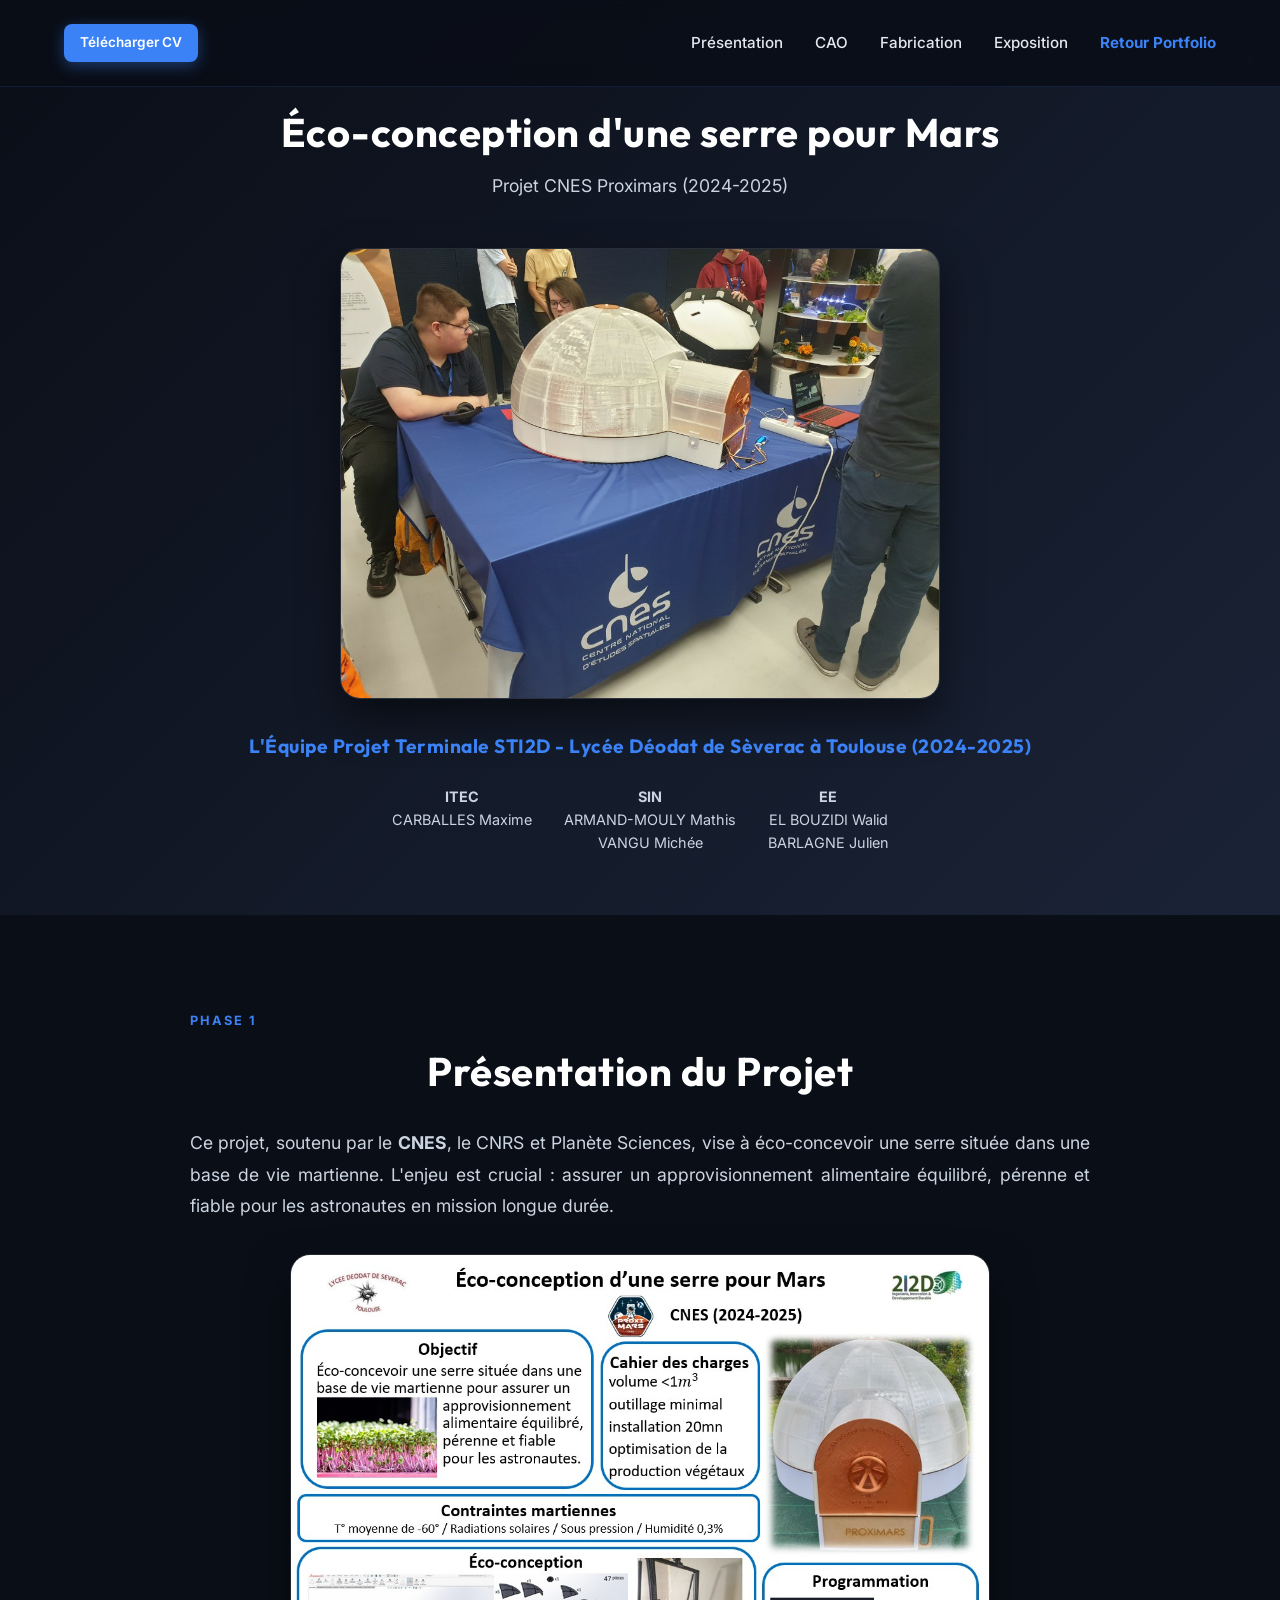
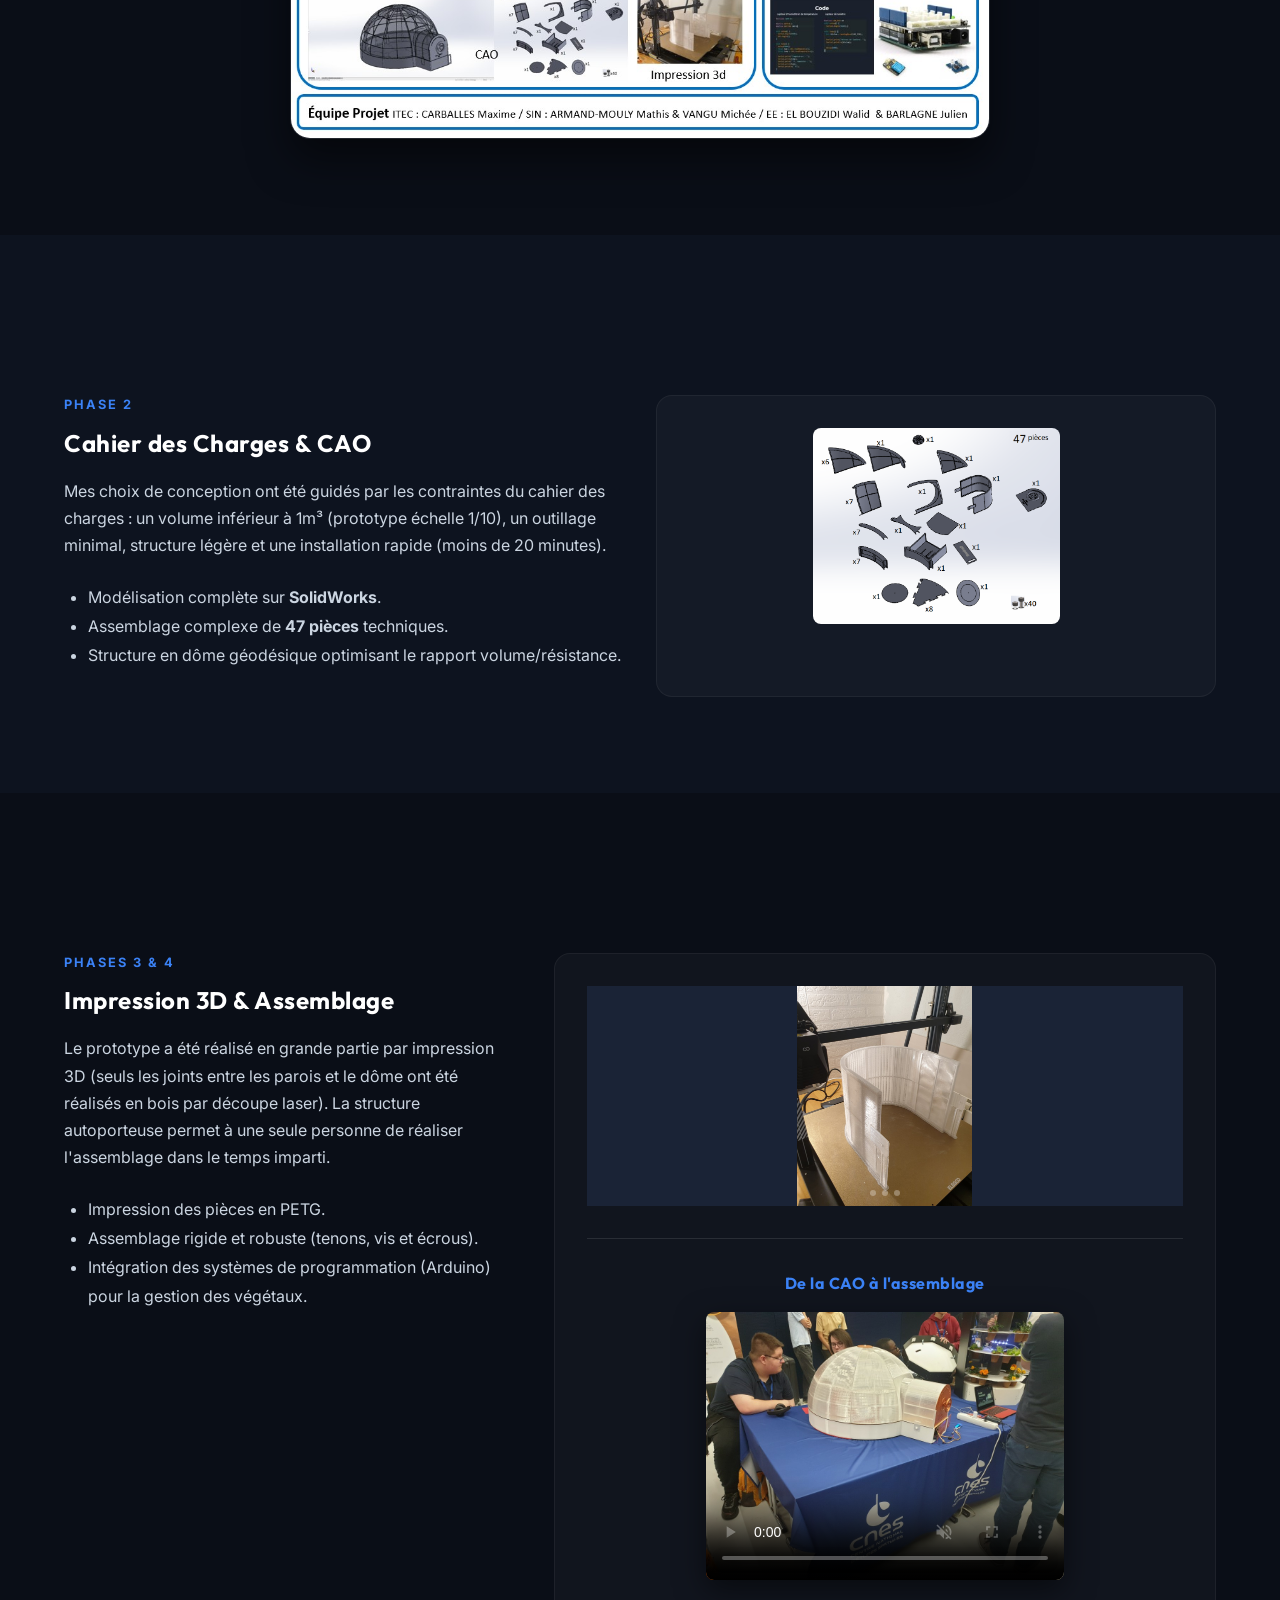
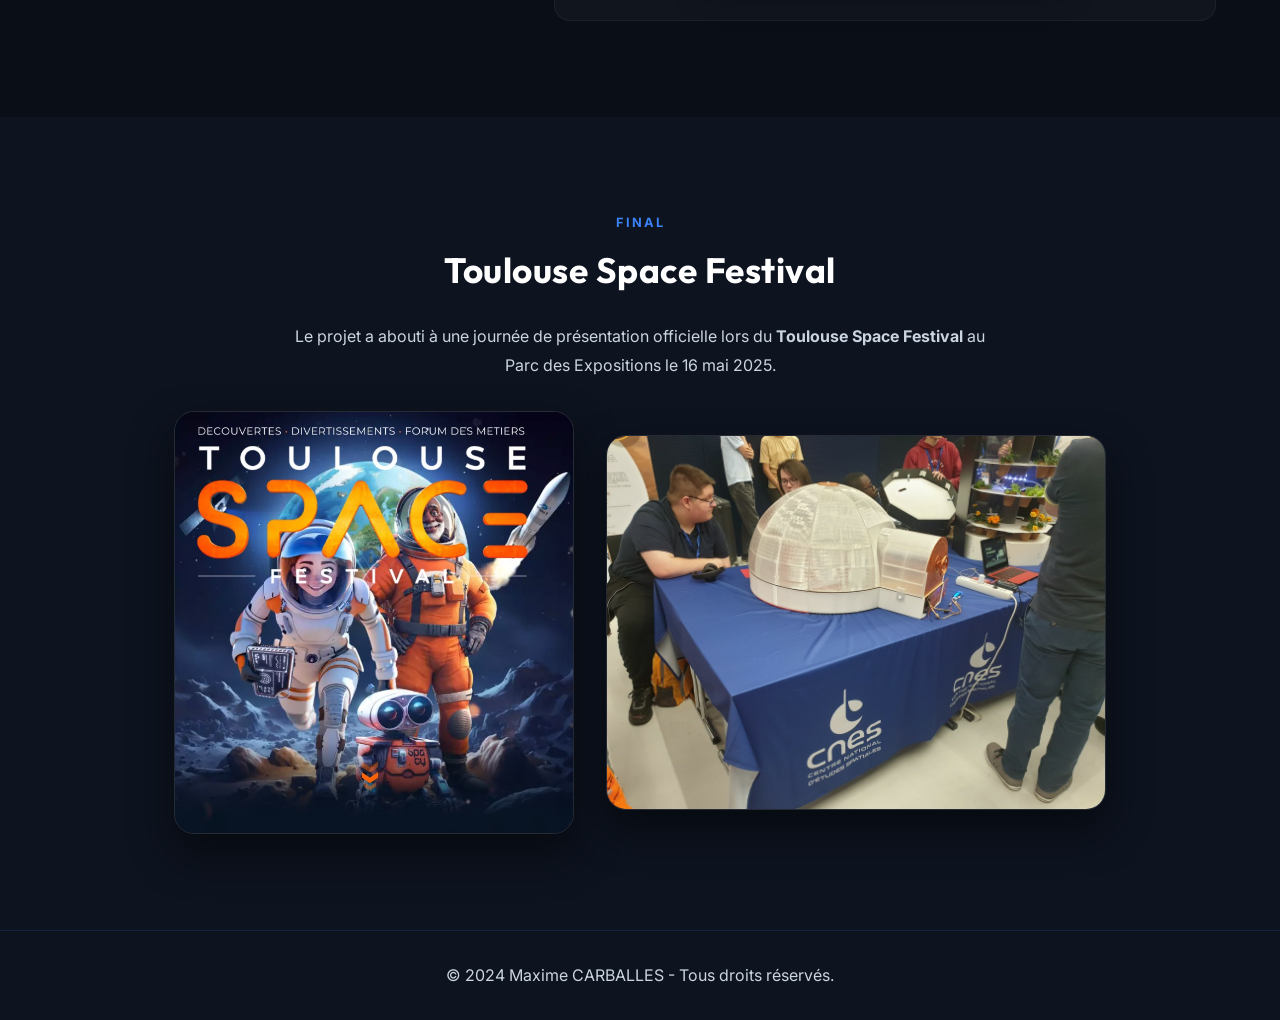
<file: projet-proximars.html>
<!DOCTYPE html>
<html lang="fr">

<head>
    <!-- Google tag (gtag.js) -->
    <script async src="https://www.googletagmanager.com/gtag/js?id=G-RVKLGL0P6V"></script>
    <script> window.dataLayer = window.dataLayer || []; function gtag() { dataLayer.push(arguments); } gtag('js', new Date()); gtag('config', 'G-RVKLGL0P6V'); </script>
    <meta charset="UTF-8">
    <meta name="viewport" content="width=device-width, initial-scale=1.0">
    <title>Projet Proximars - Maxime</title>
    <meta name="description"
        content="Développement d'une serre martienne éco-conçue pour le projet Proximars avec le CNES.">
    <!-- Google Fonts -->
    <link
        href="https://fonts.googleapis.com/css2?family=Inter:wght@300;400;500;600&family=Outfit:wght@400;600;700;800&display=swap"
        rel="stylesheet">
    <!-- CSS -->
    <link rel="stylesheet" href="style.css">
    <style>
        .proximars-hero {
            padding: 120px 20px 60px;
            background: linear-gradient(135deg, #0a0e17 0%, #1a2336 100%);
            text-align: center;
        }

        .proximars-grid {
            display: grid;
            grid-template-columns: repeat(auto-fit, minmax(300px, 1fr));
            gap: 2rem;
            margin-top: 4rem;
        }

        .proximars-card {
            background: rgba(255, 255, 255, 0.03);
            border: 1px solid rgba(255, 255, 255, 0.05);
            border-radius: 16px;
            padding: 2rem;
            transition: var(--transition);
        }

        .proximars-card:hover {
            transform: translateY(-5px);
            background: rgba(255, 255, 255, 0.05);
            border-color: var(--accent-primary);
        }

        .poster-wrapper {
            margin: 4rem 0;
            border-radius: 20px;
            overflow: hidden;
            box-shadow: 0 20px 40px rgba(0, 0, 0, 0.5);
            border: 1px solid rgba(255, 255, 255, 0.1);
        }

        .poster-wrapper img {
            width: 100%;
            display: block;
        }

        .section-tag {
            color: var(--accent-primary);
            font-size: 0.8rem;
            font-weight: 700;
            text-transform: uppercase;
            letter-spacing: 2px;
            margin-bottom: 0.5rem;
            display: block;
        }

        .stats-grid {
            display: grid;
            grid-template-columns: repeat(2, 1fr);
            gap: 1rem;
            margin-top: 1.5rem;
        }

        .stat-item {
            background: rgba(0, 0, 0, 0.2);
            padding: 1rem;
            border-radius: 10px;
            border-left: 3px solid var(--accent-primary);
        }

        .stat-item span {
            display: block;
            font-size: 0.75rem;
            color: var(--text-muted);
        }

        .stat-item strong {
            font-size: 1.1rem;
            color: #fff;
        }

        .team-section {
            background: rgba(255, 255, 255, 0.02);
            padding: 3rem;
            border-radius: 20px;
            margin-top: 4rem;
            text-align: center;
        }
    </style>
</head>

<body>
    <!-- Navbar -->
    <nav class="navbar">
        <a href="cv maxime carballes.pdf" target="_blank" class="btn-primary-small"
            style="font-size: 0.85rem; padding: 0.5rem 1rem;">Télécharger CV</a>

        <ul class="nav-links">
            <li><a href="#presentation">Présentation</a></li>
            <li><a href="#cao">CAO</a></li>
            <li><a href="#fabrication">Fabrication</a></li>
            <li><a href="#final">Exposition</a></li>
            <li><a href="index.html" style="color: var(--accent-primary); font-weight: 700;">Retour Portfolio</a></li>
        </ul>

        <div class="burger">
            <div class="line1"></div>
            <div class="line2"></div>
            <div class="line3"></div>
        </div>
    </nav>

    <header class="proximars-hero reveal" style="padding: 100px 0 60px;">
        <div class="container">
            <h1 class="section-title">Éco-conception d'une serre pour Mars</h1>
            <p class="section-subtitle">Projet CNES Proximars (2024-2025)</p>

            <div class="poster-wrapper" style="max-width: 600px; margin: 2rem auto 2rem;">
                <img src="assets/proximars-expo.jpg" alt="Maquette Serre Martienne">
            </div>

            <!-- Team Section moved here -->
            <section class="team-section" style="margin-top: 0; background: none; padding: 0;">
                <h3 style="color: var(--accent-primary); margin-bottom: 1.5rem; font-size: 1.2rem;">L'Équipe Projet
                    Terminale STI2D - Lycée Déodat de Sèverac à Toulouse (2024-2025)</h3>
                <div
                    style="display: flex; flex-wrap: wrap; justify-content: center; gap: 2rem; color: var(--text-muted); font-size: 0.9rem;">
                    <div><strong>ITEC</strong><br>CARBALLES Maxime</div>
                    <div><strong>SIN</strong><br>ARMAND-MOULY Mathis<br>VANGU Michée</div>
                    <div><strong>EE</strong><br>EL BOUZIDI Walid<br>BARLAGNE Julien</div>
                </div>
            </section>
        </div>
    </header>

    <main>
        <!-- 1. Présentation du projet -->
        <section id="presentation" class="section reveal">
            <div style="max-width: 900px; margin: 0 auto;">
                <span class="section-tag">Phase 1</span>
                <h2 style="font-size: 2.5rem; margin-bottom: 1.5rem; text-align: center;">Présentation du Projet</h2>
                <p style="color: var(--text-muted); line-height: 1.8; font-size: 1.1rem; text-align: justify;">
                    Ce projet, soutenu par le <strong>CNES</strong>, le CNRS et Planète Sciences, vise à éco-concevoir
                    une serre située dans une base de vie martienne. L'enjeu est crucial : assurer un approvisionnement
                    alimentaire équilibré, pérenne et fiable pour les astronautes en mission longue durée.
                </p>

                <div class="poster-wrapper" style="max-width: 700px; margin: 2rem auto 0;">
                    <img src="assets/proximars-poster.jpg" alt="Poster de présentation Proximars">
                </div>
            </div>
        </section>

        <!-- 2. Conception CAO -->
        <section id="cao" class="section reveal bg-darker">
            <div class="proximars-grid">
                <div>
                    <span class="section-tag">Phase 2</span>
                    <h2 style="margin-bottom: 1rem;">Cahier des Charges & CAO</h2>
                    <p style="color: var(--text-muted); line-height: 1.7; margin-bottom: 1.5rem;">
                        Mes choix de conception ont été guidés par les contraintes du cahier des charges : un volume
                        inférieur à 1m³ (prototype échelle 1/10),
                        un outillage minimal, structure légère et une installation rapide (moins de 20 minutes).
                    </p>
                    <ul style="color: var(--text-muted); margin-left: 1.5rem; line-height: 1.8;">
                        <li>Modélisation complète sur <strong>SolidWorks</strong>.</li>
                        <li>Assemblage complexe de <strong>47 pièces</strong> techniques.</li>
                        <li>Structure en dôme géodésique optimisant le rapport volume/résistance.</li>
                    </ul>
                </div>
                <div class="proximars-card" style="text-align: center;">
                    <img src="assets/proximars-cao.jpg" alt="Explosion des 47 pièces SolidWorks"
                        style="max-width: 50%; border-radius: 8px; margin-bottom: 2rem;">



                </div>
            </div>
        </section>

        <!-- 3 & 4. Impression 3D & Assemblage -->
        <section id="fabrication" class="section reveal">
            <div class="proximars-grid" style="grid-template-columns: 1fr 1.5fr; gap: 3rem; align-items: start;">
                <div>
                    <span class="section-tag">Phases 3 & 4</span>
                    <h2 style="margin-bottom: 1rem;">Impression 3D & Assemblage</h2>
                    <p style="color: var(--text-muted); line-height: 1.7; margin-bottom: 1.5rem;">
                        Le prototype a été réalisé en grande partie par impression 3D (seuls les joints entre les parois
                        et le dôme ont été réalisés en bois par découpe laser).
                        La structure autoporteuse permet à une seule personne de réaliser l'assemblage dans le temps
                        imparti.
                    </p>
                    <ul style="color: var(--text-muted); margin-left: 1.5rem; line-height: 1.8;">
                        <li>Impression des pièces en PETG.</li>
                        <li>Assemblage rigide et robuste (tenons, vis et écrous).</li>
                        <li>Intégration des systèmes de programmation (Arduino) pour la gestion des végétaux.</li>
                    </ul>
                </div>
                <div class="proximars-card">
                    <div class="slider-container" id="slider-proximars" style="max-width: 1000px; width: 100%;">
                        <div class="slider-track">
                            <img src="assets/proximars-print1.jpg" alt="Impression 3D - Étape 1">
                            <img src="assets/proximars-print2.jpg" alt="Impression 3D - Étape 2">
                            <img src="assets/proximars-assemblage.jpg" alt="Assemblage de la structure">
                        </div>
                        <button class="prev-btn">❮</button>
                        <button class="next-btn">❯</button>
                        <div class="slider-dots"></div>
                    </div>

                    <!-- Nouveau bloc vidéo dédié -->
                    <div class="proximars-video-block"
                        style="margin-top: 2rem; border-top: 1px solid rgba(255,255,255,0.1); padding-top: 2rem; text-align: center;">
                        <h4 style="color: var(--accent-primary); margin-bottom: 1rem; font-size: 1rem;">De la CAO à
                            l'assemblage</h4>
                        <video controls muted preload="metadata" playsinline poster="assets/proximars-expo.jpg"
                            style="width: 100%; max-width: 60%; border-radius: 8px; background: #000; box-shadow: 0 10px 30px rgba(0,0,0,0.5); margin: 0 auto;">
                            <source src="assets/proximars-assemblage.mp4" type="video/mp4">
                            Votre navigateur ne supporte pas la lecture de vidéos.
                        </video>
                    </div>
                </div>
            </div>
        </section>

        <section id="final" class="section reveal bg-darker" style="text-align: center;">
            <span class="section-tag">Final</span>
            <h2 style="font-size: 2.2rem; margin-bottom: 1.5rem;">Toulouse Space Festival</h2>
            <p style="color: var(--text-muted); max-width: 700px; margin: 0 auto 2rem; line-height: 1.8;">
                Le projet a abouti à une journée de présentation officielle lors du <strong>Toulouse Space
                    Festival</strong> au Parc des Expositions le 16 mai 2025.
            </p>

            <div style="display: flex; flex-wrap: wrap; justify-content: center; gap: 2rem; align-items: center;">
                <div class="poster-wrapper" style="max-width: 400px; margin: 0;">
                    <img src="assets/toulouse-space-festival.jpg" alt="Affiche Toulouse Space Festival"
                        style="border-radius: 12px; box-shadow: 0 10px 30px rgba(0,0,0,0.3);">
                </div>
                <div class="poster-wrapper" style="max-width: 500px; margin: 0;">
                    <img src="assets/proximars-expo.jpg" alt="Maquette Serre Martienne exposée"
                        style="border-radius: 12px; box-shadow: 0 10px 30px rgba(0,0,0,0.3);">
                </div>
            </div>
        </section>


    </main>

    <footer>
        <p>© 2024 Maxime CARBALLES - Tous droits réservés.</p>
    </footer>

    <script src="script.js"></script>
    <script>
        document.addEventListener('DOMContentLoaded', () => {
            const sliders = document.querySelectorAll('.slider-container');

            sliders.forEach(slider => {
                const track = slider.querySelector('.slider-track');
                const slides = slider.querySelectorAll('.slider-track img');
                const prevBtn = slider.querySelector('.prev-btn');
                const nextBtn = slider.querySelector('.next-btn');
                const dotsContainer = slider.querySelector('.slider-dots');

                if (!track || slides.length === 0) return;

                let currentIndex = 0;
                let autoPlayInterval;

                const updateSlider = () => {
                    track.style.transform = `translateX(-${currentIndex * 100}%)`;
                    const dots = slider.querySelectorAll('.dot');
                    dots.forEach((dot, i) => {
                        dot.classList.toggle('active', i === currentIndex);
                    });
                };

                const startTimer = () => {
                    clearInterval(autoPlayInterval);
                    autoPlayInterval = setInterval(() => {
                        currentIndex = (currentIndex + 1) % slides.length;
                        updateSlider();
                    }, 5000);
                };

                if (dotsContainer) {
                    dotsContainer.innerHTML = '';
                    slides.forEach((_, i) => {
                        const dot = document.createElement('div');
                        dot.className = 'dot' + (i === 0 ? ' active' : '');
                        dot.addEventListener('click', (e) => {
                            currentIndex = i;
                            updateSlider();
                            startTimer();
                        });
                        dotsContainer.appendChild(dot);
                    });
                }

                if (nextBtn) {
                    nextBtn.addEventListener('click', () => {
                        currentIndex = (currentIndex + 1) % slides.length;
                        updateSlider();
                        startTimer();
                    });
                }

                if (prevBtn) {
                    prevBtn.addEventListener('click', () => {
                        currentIndex = (currentIndex - 1 + slides.length) % slides.length;
                        updateSlider();
                        startTimer();
                    });
                }

                updateSlider();
                startTimer();
            });
        });
    </script>
</body>

</html>
</file>
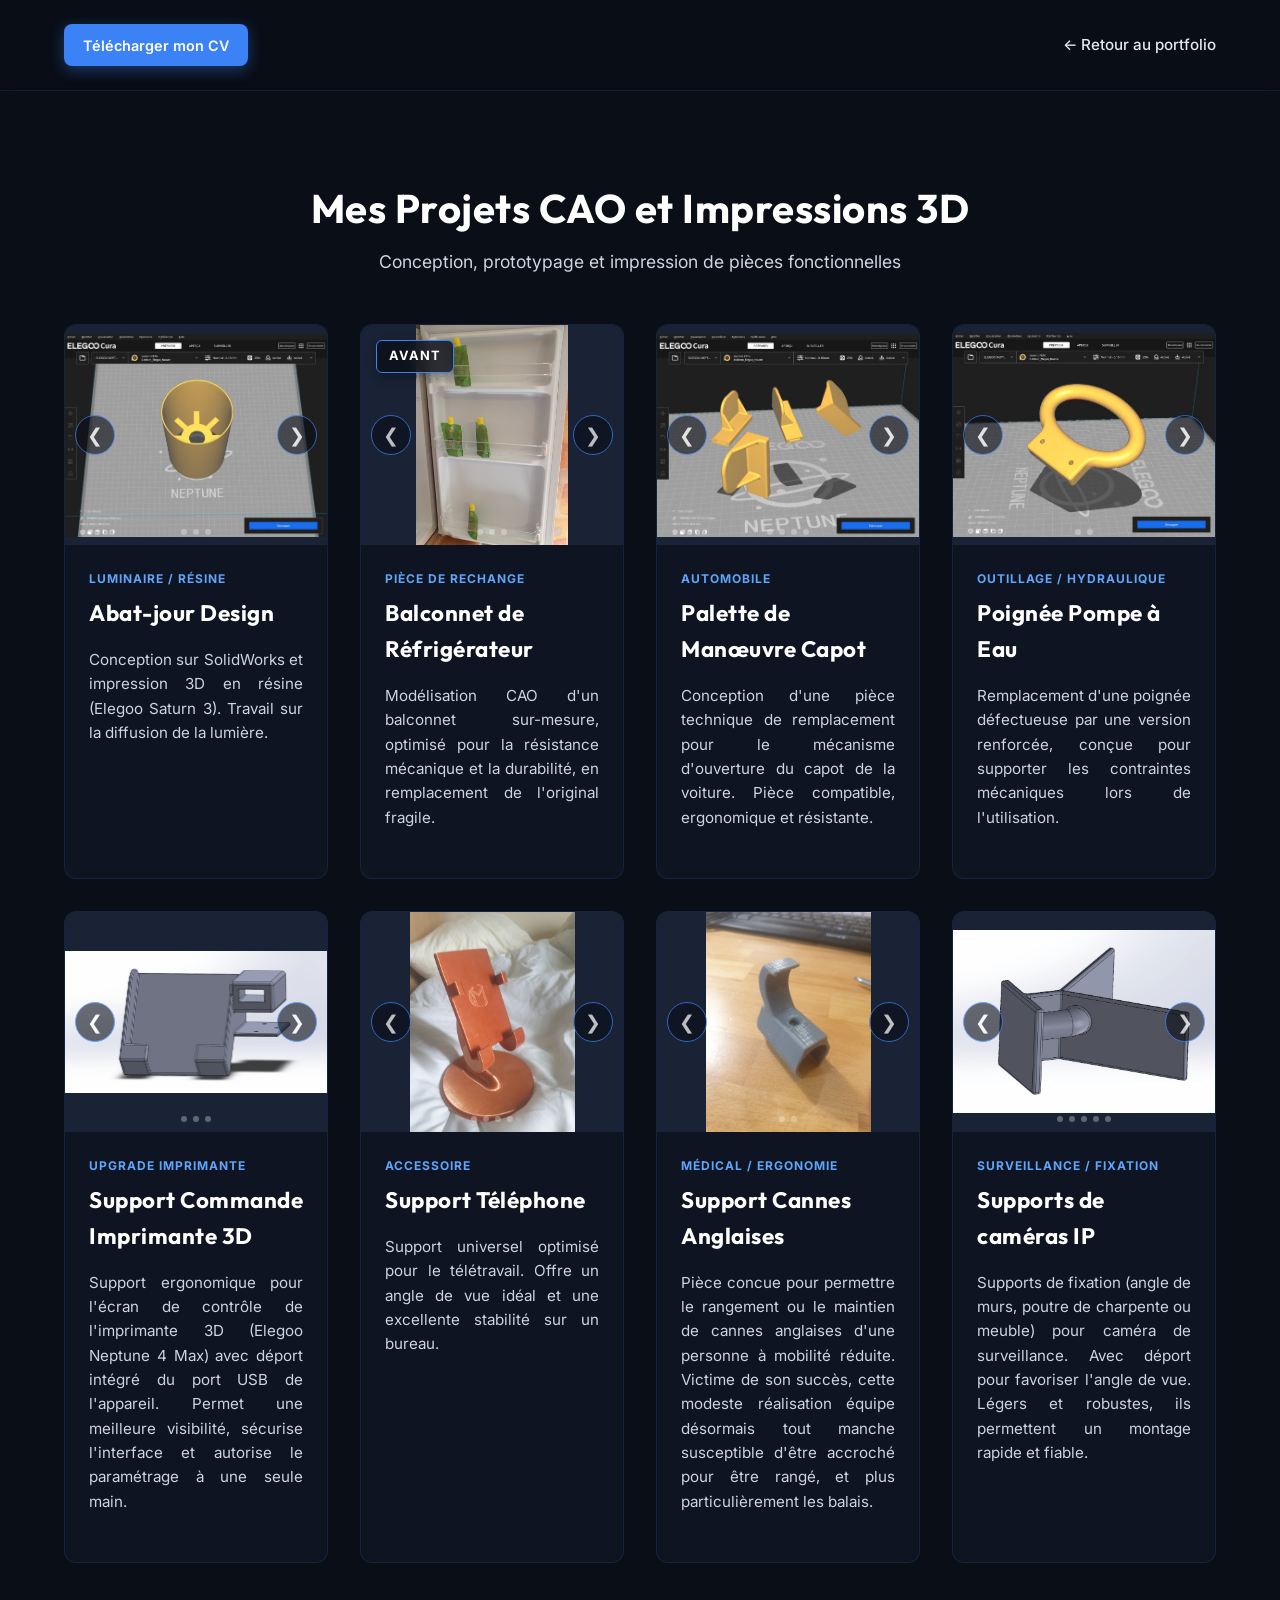
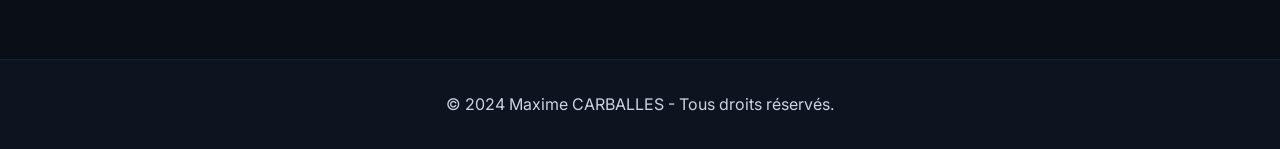
<file: projets-3d.html>
<!DOCTYPE html>
<html lang="fr">

<head>
    <!-- Google tag (gtag.js) -->
    <script async src="https://www.googletagmanager.com/gtag/js?id=G-RVKLGL0P6V"></script>
    <script> window.dataLayer = window.dataLayer || []; function gtag() { dataLayer.push(arguments); } gtag('js', new Date()); gtag('config', 'G-RVKLGL0P6V'); </script>
    <meta charset="UTF-8">
    <meta name="viewport" content="width=device-width, initial-scale=1.0">
    <title>Dix Projets 3D - Maxime</title>
    <meta name="description" content="Mes projets personnels en impression 3D détaillés.">
    <!-- Google Fonts -->
    <link
        href="https://fonts.googleapis.com/css2?family=Inter:wght@300;400;500;600&family=Outfit:wght@400;600;700;800&display=swap"
        rel="stylesheet">
    <!-- CSS -->
    <link rel="stylesheet" href="style.css">
</head>

<body>
    <!-- Navbar -->
    <nav class="navbar">
        <a href="cv maxime carballes.pdf" target="_blank" class="btn-primary-small"
            style="font-size: 0.9rem; padding: 0.6rem 1.2rem;">Télécharger mon CV</a>
        <ul class="nav-links">
            <li><a href="index.html">← Retour au portfolio</a></li>
        </ul>
    </nav>

    <section class="section" style="margin-top: 80px;">
        <h1 class="section-title">Mes Projets CAO et Impressions 3D</h1>
        <p class="section-subtitle">Conception, prototypage et impression de pièces fonctionnelles</p>

        <div class="projects-grid">
            <!-- Projet 1 -->
            <div class="project-card reveal">
                <div class="slider-container">
                    <div class="slider-track">
                        <img src="assets/abat-cura.jpg" alt="Abat-jour - Slicer Cura">
                        <img src="assets/abat-print.jpg" alt="Abat-jour - Impression Résine">
                        <img src="assets/abat-final.jpg" alt="Abat-jour - Résultat Final">
                    </div>
                    <div class="slider-btn prev-btn">❮</div>
                    <div class="slider-btn next-btn">❯</div>
                    <div class="slider-dots"></div>
                </div>
                <div class="project-info">
                    <span class="project-tag">Luminaire / Résine</span>
                    <h3>Abat-jour Design</h3>
                    <p>Conception sur SolidWorks et impression 3D en résine (Elegoo Saturn 3). Travail
                        sur la diffusion de la lumière.</p>
                </div>
            </div>
            <div class="project-card reveal">
                <div class="slider-container">
                    <div class="slider-track">
                        <div class="slide">
                            <img src="assets/balconnet-avant.jpg" alt="Balconnet avant">
                            <span class="slide-label">Avant</span>
                        </div>
                        <div class="slide">
                            <img src="assets/balconnet-apres.jpg" alt="Balconnet après">
                            <span class="slide-label">Après</span>
                        </div>
                        <div class="slide">
                            <img src="assets/balconnet-comparaison.jpg" alt="Comparaison balconnet">
                            <span class="slide-label">Comparaison</span>
                        </div>
                    </div>
                    <div class="slider-btn prev-btn">❮</div>
                    <div class="slider-btn next-btn">❯</div>
                    <div class="slider-dots"></div>
                </div>
                <div class="project-info">
                    <span class="project-tag">Pièce de rechange</span>
                    <h3>Balconnet de Réfrigérateur</h3>
                    <p>Modélisation CAO d'un balconnet sur-mesure, optimisé pour la résistance mécanique et
                        la durabilité, en remplacement de l'original fragile.</p>
                </div>
            </div>
            <!-- Projet 3 -->
            <div class="project-card reveal">
                <div class="slider-container">
                    <div class="slider-track">
                        <img src="assets/palette-cura.jpg" alt="Palette capot - Slicer Cura">
                        <img src="assets/palette-piece.jpg" alt="Palette capot - Pièce imprimée">
                        <img src="assets/palette-meca.jpg" alt="Palette capot - Mécanisme avant">
                        <img src="assets/palette-final.jpg" alt="Palette capot - Résultat final">
                    </div>
                    <div class="slider-btn prev-btn">❮</div>
                    <div class="slider-btn next-btn">❯</div>
                    <div class="slider-dots"></div>
                </div>
                <div class="project-info">
                    <span class="project-tag">Automobile</span>
                    <h3>Palette de Manœuvre Capot</h3>
                    <p>Conception d'une pièce technique de remplacement pour le mécanisme d'ouverture du capot de la
                        voiture. Pièce compatible, ergonomique et résistante.</p>
                </div>
            </div>
            <!-- Projet 4 -->
            <div class="project-card reveal">
                <div class="slider-container">
                    <div class="slider-track">
                        <img src="assets/pompe-cura.jpg" alt="Poignée Pompe - Slicer Cura">
                        <img src="assets/pompe-final.jpg" alt="Poignée Pompe - Pièce installée">
                    </div>
                    <div class="slider-btn prev-btn">❮</div>
                    <div class="slider-btn next-btn">❯</div>
                    <div class="slider-dots"></div>
                </div>
                <div class="project-info">
                    <span class="project-tag">Outillage / Hydraulique</span>
                    <h3>Poignée Pompe à Eau</h3>
                    <p>Remplacement d'une poignée défectueuse par une version renforcée, conçue pour supporter les
                        contraintes mécaniques lors de l'utilisation.</p>
                </div>
            </div>
            <!-- Projet 5 -->
            <div class="project-card reveal">
                <div class="slider-container">
                    <div class="slider-track">
                        <img src="assets/support-commande-cao.jpg" alt="Support Commande - Conception CAO">
                        <img src="assets/support-commande-cura.jpg" alt="Support Commande - Slicer Cura">
                        <img src="assets/support-commande-final.jpg"
                            alt="Support Commande - Pièce installée avec écran">
                    </div>
                    <div class="slider-btn prev-btn">❮</div>
                    <div class="slider-btn next-btn">❯</div>
                    <div class="slider-dots"></div>
                </div>
                <div class="project-info">
                    <span class="project-tag">Upgrade Imprimante</span>
                    <h3>Support Commande Imprimante 3D</h3>
                    <p>Support ergonomique pour l'écran de contrôle de l'imprimante 3D (Elegoo Neptune 4 Max) avec
                        déport intégré du port USB de l'appareil.
                        Permet une meilleure visibilité, sécurise l'interface et autorise le paramétrage à une seule
                        main.</p>
                </div>
            </div>
            <!-- Projet 6 -->
            <div class="project-card reveal">
                <div class="slider-container">
                    <div class="slider-track">
                        <img src="assets/support-tel-cuivre.jpg" alt="Support Téléphone - Version Cuivre">
                        <img src="assets/support-tel-cao.jpg" alt="Support Téléphone - Conception CAO">
                        <img src="assets/support-tel-print.jpg" alt="Support Téléphone - En cours d'impression">
                        <img src="assets/support-tel-final.jpg" alt="Support Téléphone - Résultat final">
                    </div>
                    <div class="slider-btn prev-btn">❮</div>
                    <div class="slider-btn next-btn">❯</div>
                    <div class="slider-dots"></div>
                </div>
                <div class="project-info">
                    <span class="project-tag">Accessoire</span>
                    <h3>Support Téléphone</h3>
                    <p>Support universel optimisé pour le télétravail. Offre un angle de vue idéal et une excellente
                        stabilité sur un bureau.</p>
                </div>
            </div>
            <!-- Projet 7 -->
            <div class="project-card reveal">
                <div class="slider-container">
                    <div class="slider-track">
                        <img src="assets/support-cannes-piece.jpg" alt="Support Cannes - Pièce seule">
                        <img src="assets/support-cannes-final.jpg" alt="Support Cannes - Pièce en utilisation">
                    </div>
                    <div class="slider-btn prev-btn">❮</div>
                    <div class="slider-btn next-btn">❯</div>
                    <div class="slider-dots"></div>
                </div>
                <div class="project-info">
                    <span class="project-tag">Médical / Ergonomie</span>
                    <h3>Support Cannes Anglaises</h3>
                    <p>Pièce concue pour permettre le rangement ou le maintien de cannes anglaises d'une personne à
                        mobilité réduite.
                        Victime de son succès, cette modeste réalisation équipe désormais tout manche susceptible d'être
                        accroché pour être rangé, et plus particulièrement les balais.</p>
                </div>
            </div>
            <!-- Projet 8 -->
            <div class="project-card reveal">
                <div class="slider-container">
                    <div class="slider-track">
                        <img src="assets/camera-cao.jpg" alt="Support Caméra - Conception CAO">
                        <img src="assets/camera-cao2.jpg" alt="Support Caméra - Conception CAO (Vue 2)">
                        <img src="assets/camera-cura.jpg" alt="Support Caméra - Slicer Cura">
                        <img src="assets/camera-install.jpg" alt="Support Caméra - Installation sur mur">
                        <img src="assets/camera-final.jpg" alt="Support Caméra - Résultat final installé">
                    </div>
                    <div class="slider-btn prev-btn">❮</div>
                    <div class="slider-btn next-btn">❯</div>
                    <div class="slider-dots"></div>
                </div>
                <div class="project-info">
                    <span class="project-tag">Surveillance / Fixation</span>
                    <h3>Supports de caméras IP</h3>
                    <p>Supports de fixation (angle de murs, poutre de charpente ou meuble) pour caméra de surveillance.
                        Avec déport pour favoriser l'angle de vue.
                        Légers et robustes, ils permettent un montage rapide et fiable.</p>
                </div>
            </div>
        </div>
    </section>

    <footer>
        <p>© 2024 Maxime CARBALLES - Tous droits réservés.</p>
    </footer>

    <script src="script.js"></script>
    <script>
        document.addEventListener('DOMContentLoaded', () => {
            const sliders = document.querySelectorAll('.slider-container');

            sliders.forEach(slider => {
                const track = slider.querySelector('.slider-track');
                const slides = slider.querySelectorAll('.slider-track > *');
                const prevBtn = slider.querySelector('.prev-btn');
                const nextBtn = slider.querySelector('.next-btn');
                const dotsContainer = slider.querySelector('.slider-dots');

                if (!track || slides.length === 0) return;

                let currentIndex = 0;
                let autoPlayInterval;

                const updateSlider = () => {
                    track.style.transform = `translateX(-${currentIndex * 100}%)`;
                    const dots = slider.querySelectorAll('.dot');
                    dots.forEach((dot, i) => {
                        dot.classList.toggle('active', i === currentIndex);
                    });
                };

                const startTimer = () => {
                    clearInterval(autoPlayInterval);
                    autoPlayInterval = setInterval(() => {
                        currentIndex = (currentIndex + 1) % slides.length;
                        updateSlider();
                    }, 5000);
                };

                if (dotsContainer) {
                    dotsContainer.innerHTML = '';
                    slides.forEach((_, i) => {
                        const dot = document.createElement('div');
                        dot.className = 'dot' + (i === 0 ? ' active' : '');
                        dot.addEventListener('click', (e) => {
                            e.stopPropagation();
                            currentIndex = i;
                            updateSlider();
                            startTimer();
                        });
                        dotsContainer.appendChild(dot);
                    });
                }

                if (nextBtn) {
                    nextBtn.addEventListener('click', (e) => {
                        e.stopPropagation();
                        currentIndex = (currentIndex + 1) % slides.length;
                        updateSlider();
                        startTimer();
                    });
                }

                if (prevBtn) {
                    prevBtn.addEventListener('click', (e) => {
                        e.stopPropagation();
                        currentIndex = (currentIndex - 1 + slides.length) % slides.length;
                        updateSlider();
                        startTimer();
                    });
                }

                startTimer();
            });
        });
    </script>
</body>

</html>
</file>
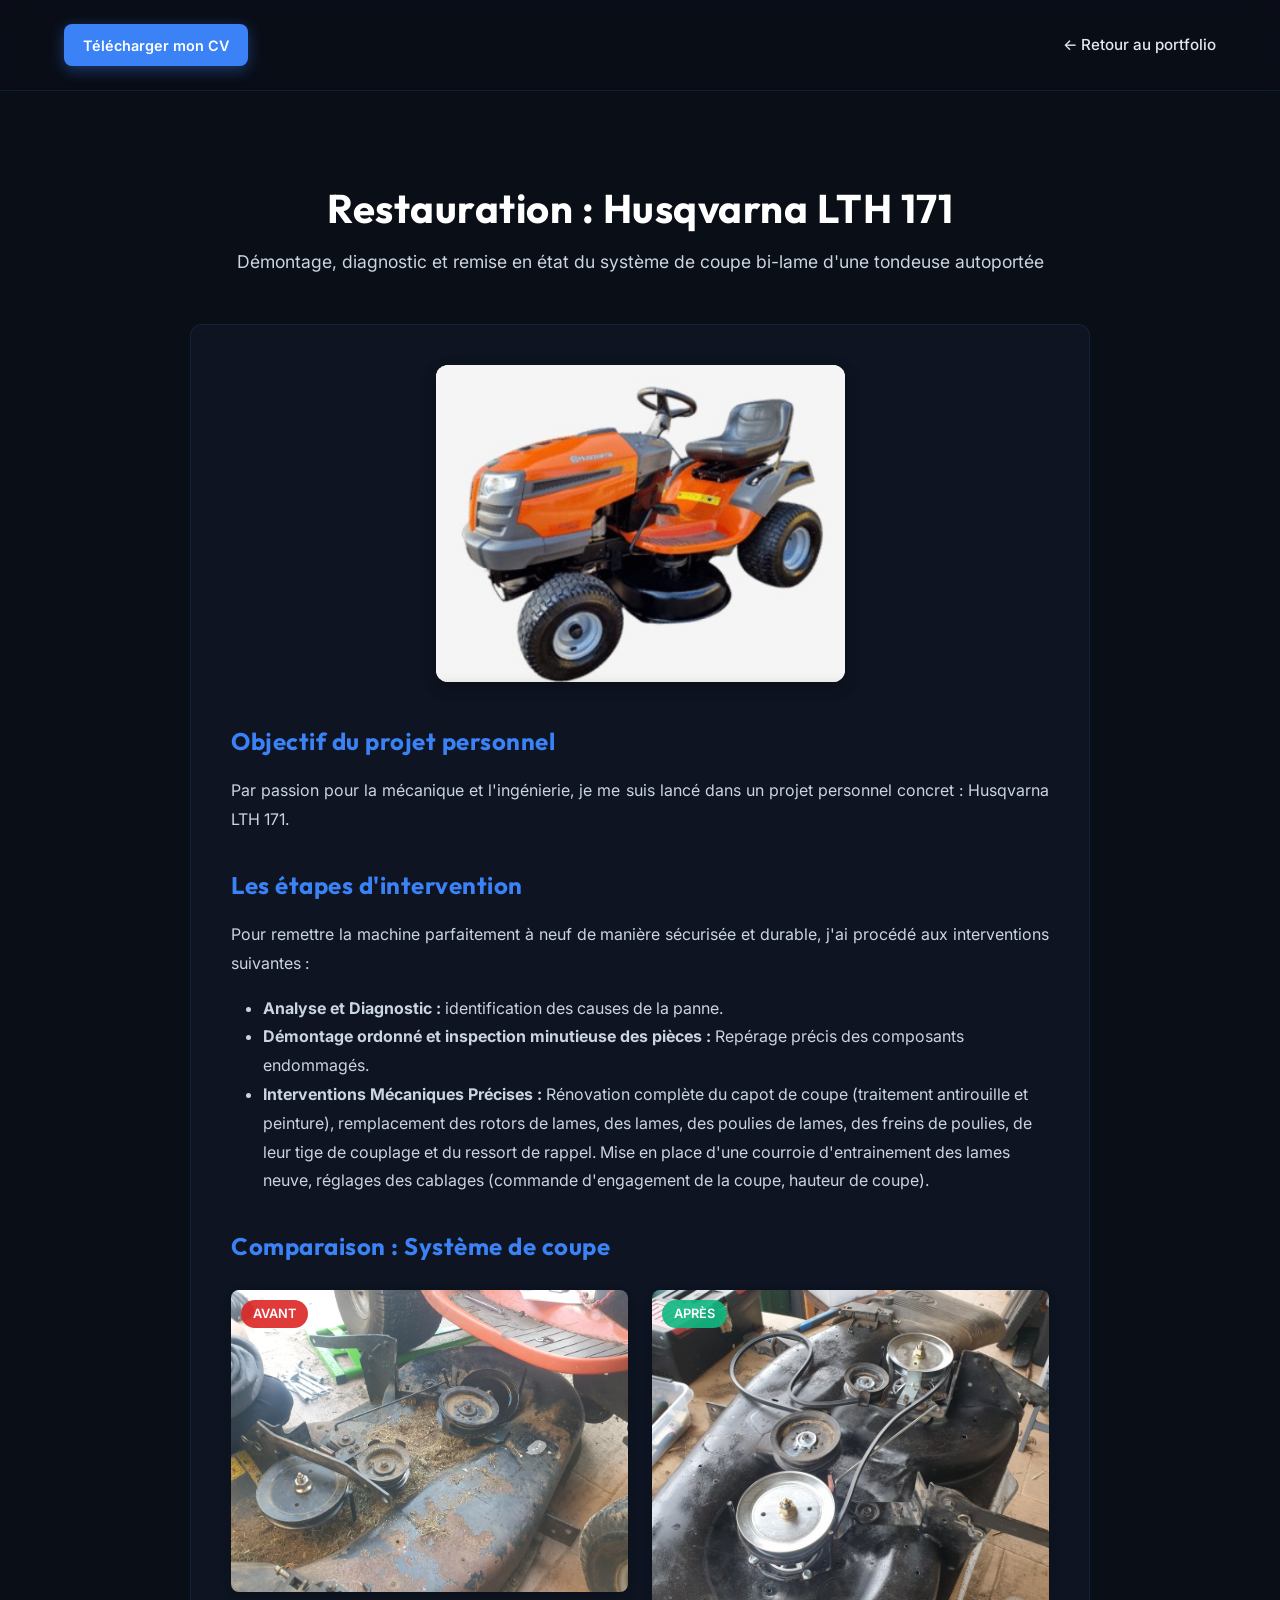
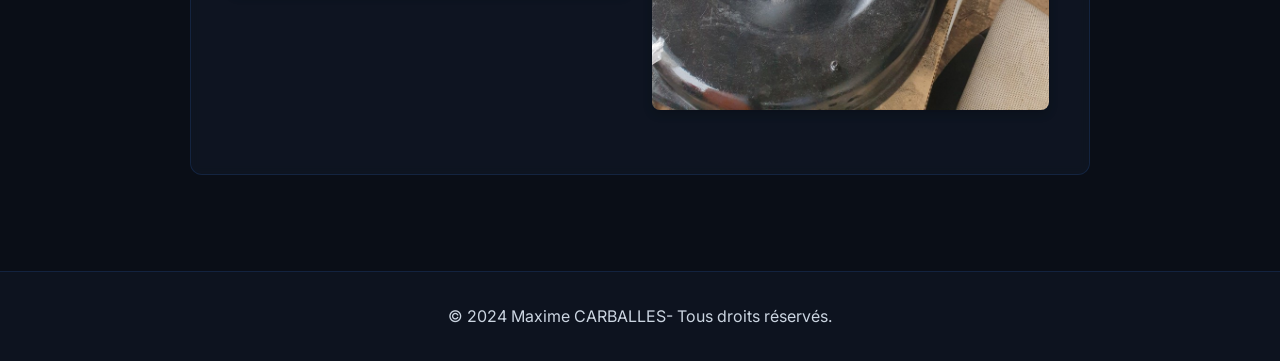
<file: reparation-tondeuse.html>
<!DOCTYPE html>
<html lang="fr">

<head>
    <!-- Google tag (gtag.js) -->
    <script async src="https://www.googletagmanager.com/gtag/js?id=G-RVKLGL0P6V"></script>
    <script> window.dataLayer = window.dataLayer || []; function gtag() { dataLayer.push(arguments); } gtag('js', new Date()); gtag('config', 'G-RVKLGL0P6V'); </script>
    <meta charset="UTF-8">
    <meta name="viewport" content="width=device-width, initial-scale=1.0">
    <title>Restauration Tondeuse - Maxime</title>
    <meta name="description" content="Projet de restauration complète d'une tondeuse autoportée Husqvarna LTH 171.">
    <!-- Google Fonts -->
    <link
        href="https://fonts.googleapis.com/css2?family=Inter:wght@300;400;500;600&family=Outfit:wght@400;600;700;800&display=swap"
        rel="stylesheet">
    <!-- CSS -->
    <link rel="stylesheet" href="style.css">
</head>

<body>
    <!-- Navbar -->
    <nav class="navbar">
        <a href="cv maxime carballes.pdf" target="_blank" class="btn-primary-small"
            style="font-size: 0.9rem; padding: 0.6rem 1.2rem;">Télécharger mon CV</a>
        <ul class="nav-links">
            <li><a href="index.html">← Retour au portfolio</a></li>
        </ul>
    </nav>

    <section class="section" style="margin-top: 80px;">
        <h1 class="section-title">Restauration : Husqvarna LTH 171</h1>
        <p class="section-subtitle">Démontage, diagnostic et remise en état du système de coupe bi-lame d'une tondeuse
            autoportée</p>

        <div style="max-width: 900px; margin: 0 auto;">
            <div class="project-card reveal" style="padding: 2.5rem; text-align: left;">
                <img src="assets/husqvarna.jpg" alt="Tondeuse Husqvarna restaurée"
                    style="width: 50%; display: block; margin: 0 auto 2.5rem; object-fit: contain; background-color: white; border-radius: 12px; box-shadow: 0 5px 15px rgba(0,0,0,0.3);">

                <h3 style="margin-bottom: 1rem; color: var(--accent-primary); font-size: 1.5rem;">Objectif du projet
                    personnel</h3>
                <p style="text-align: justify; margin-bottom: 2rem; color: var(--text-muted); line-height: 1.8;">
                    Par passion pour la mécanique et l'ingénierie, je me suis lancé dans un projet personnel concret :
                    Husqvarna LTH 171.
                </p>

                <h3 style="margin-bottom: 1rem; color: var(--accent-primary); font-size: 1.5rem;">Les étapes
                    d'intervention</h3>
                <p style="text-align: justify; color: var(--text-muted); line-height: 1.8;">
                    Pour remettre la machine parfaitement à neuf de manière sécurisée et durable, j'ai procédé aux
                    interventions suivantes :
                <ul
                    style="color: var(--text-muted); margin-left: 2rem; margin-top: 1rem; margin-bottom: 2rem; line-height: 1.8;">
                    <li><strong>Analyse et Diagnostic :</strong> identification des causes de la panne.</li>
                    <li><strong>Démontage ordonné et inspection minutieuse des pièces :</strong> Repérage précis des
                        composants endommagés.</li>
                    <li><strong>Interventions Mécaniques Précises :</strong> Rénovation complète du capot de coupe
                        (traitement antirouille et peinture),
                        remplacement des rotors de lames, des lames, des poulies de lames, des freins de poulies, de
                        leur tige de couplage et du ressort de rappel.
                        Mise en place d'une courroie d'entrainement des lames neuve, réglages des cablages (commande
                        d'engagement de la coupe, hauteur de coupe).</li>
                </ul>
                </p>

                <h3 style="margin-bottom: 1.5rem; color: var(--accent-primary); font-size: 1.5rem;">Comparaison :
                    Système de coupe</h3>
                <div style="display: flex; flex-wrap: wrap; gap: 1.5rem; margin-bottom: 1rem;">
                    <div style="flex: 1; min-width: 300px; position: relative;">
                        <img src="assets/tondeuse-avant.jpg" alt="Plateau de coupe avant"
                            style="width: 100%; border-radius: 8px; box-shadow: 0 4px 10px rgba(0,0,0,0.2);">
                        <span
                            style="position: absolute; top: 10px; left: 10px; background: rgba(220, 38, 38, 0.9); color: white; padding: 4px 12px; border-radius: 20px; font-weight: 600; font-size: 0.8rem; text-transform: uppercase;">Avant</span>
                    </div>
                    <div style="flex: 1; min-width: 300px; position: relative;">
                        <img src="assets/tondeuse-apres.jpg" alt="Plateau de coupe après"
                            style="width: 100%; border-radius: 8px; box-shadow: 0 4px 10px rgba(0,0,0,0.2);">
                        <span
                            style="position: absolute; top: 10px; left: 10px; background: rgba(16, 185, 129, 0.9); color: white; padding: 4px 12px; border-radius: 20px; font-weight: 600; font-size: 0.8rem; text-transform: uppercase;">Après</span>
                    </div>
                </div>
            </div>
        </div>
    </section>

    <footer>
        <p>© 2024 Maxime CARBALLES- Tous droits réservés.</p>
    </footer>

    <script src="script.js"></script>
</body>

</html>
</file>
<file: style.css>
:root {
    --bg-main: #0a0e17;
    --bg-secondary: #0d131f;
    --bg-card: rgba(18, 25, 41, 0.6);
    --text-main: #e2e8f0;
    --text-muted: #94a3b8;
    --accent-primary: #3b82f6;
    --accent-glow: rgba(59, 130, 246, 0.4);
    --accent-secondary: #60a5fa;
    --border-color: rgba(59, 130, 246, 0.15);
    
    --font-heading: 'Outfit', sans-serif;
    --font-body: 'Inter', sans-serif;
    
    --transition: all 0.3s ease;
}

* {
    margin: 0;
    padding: 0;
    box-sizing: border-box;
}

html {
    scroll-behavior: smooth;
}

.container {
    max-width: 1200px;
    margin: 0 auto;
    padding: 0 5%;
}

body {
    background-color: var(--bg-main);
    color: var(--text-main);
    font-family: var(--font-body);
    line-height: 1.6;
    overflow-x: hidden;
}

/* Typography */
h1, h2, h3, h4 {
    font-family: var(--font-heading);
    color: #ffffff;
}

.highlight {
    color: var(--accent-primary);
    text-shadow: 0 0 10px var(--accent-glow);
}

a {
    text-decoration: none;
    color: inherit;
    transition: var(--transition);
}

/* Navbar */
.navbar {
    position: fixed;
    top: 0;
    left: 0;
    width: 100%;
    padding: 1.5rem 5%;
    display: flex;
    justify-content: space-between;
    align-items: center;
    background: rgba(10, 14, 23, 0.85);
    backdrop-filter: blur(10px);
    -webkit-backdrop-filter: blur(10px);
    border-bottom: 1px solid var(--border-color);
    z-index: 1000;
}

.logo {
    font-family: var(--font-heading);
    font-size: 1.8rem;
    font-weight: 800;
    color: #fff;
    letter-spacing: 1px;
}

.nav-links {
    list-style: none;
    display: flex;
    align-items: center;
    gap: 2rem;
}

.nav-links li a {
    font-size: 0.95rem;
    font-weight: 500;
}

.nav-links li a:hover {
    color: var(--accent-primary);
}

.burger {
    display: none;
    cursor: pointer;
}

.burger div {
    width: 25px;
    height: 3px;
    background-color: #fff;
    margin: 5px;
    transition: var(--transition);
}

/* Buttons */
.btn-primary, .btn-primary-small {
    display: inline-block;
    background: var(--accent-primary);
    color: #fff !important;
    padding: 0.8rem 1.8rem;
    border-radius: 8px;
    font-weight: 600;
    box-shadow: 0 4px 15px var(--accent-glow);
    border: none;
    cursor: pointer;
    font-family: var(--font-body);
    font-size: 1rem;
}

.btn-primary-small {
    padding: 0.5rem 1.2rem;
}

.btn-primary:hover, .btn-primary-small:hover {
    background: var(--accent-secondary);
    transform: translateY(-2px);
    box-shadow: 0 6px 20px rgba(96, 165, 250, 0.5);
}

.btn-secondary {
    display: inline-block;
    background: transparent;
    color: #fff !important;
    padding: 0.8rem 1.8rem;
    border-radius: 8px;
    font-weight: 600;
    border: 2px solid var(--accent-primary);
    font-family: var(--font-body);
}

.btn-secondary:hover {
    background: rgba(59, 130, 246, 0.1);
    transform: translateY(-2px);
}

/* Hero Section */
.hero {
    height: 100vh;
    display: flex;
    align-items: center;
    justify-content: center;
    position: relative;
    padding: 0 5%;
    text-align: center;
    background: url('assets/hero_bg.png') no-repeat center center/cover;
}

.hero-overlay {
    position: absolute;
    top: 0;
    left: 0;
    width: 100%;
    height: 100%;
    background: linear-gradient(135deg, rgba(10, 14, 23, 0.95) 0%, rgba(10, 14, 23, 0.8) 100%);
    z-index: 1;
}

.hero-content {
    position: relative;
    z-index: 2;
    max-width: 800px;
}

.profile-img {
    width: 220px;
    height: 220px;
    border-radius: 16px;
    object-fit: cover;
    margin-bottom: 1.5rem;
    border: 3px solid var(--accent-primary);
    box-shadow: 0 0 25px rgba(59, 130, 246, 0.4);
    transform: translate(-30px, 40px); /* Déplace vers le bas (40px) et vers la gauche (-30px) */
}

.badge {
    display: inline-block;
    padding: 0.4rem 1rem;
    background: rgba(59, 130, 246, 0.15);
    color: var(--accent-secondary);
    border: 1px solid var(--accent-primary);
    border-radius: 50px;
    font-size: 0.85rem;
    font-weight: 600;
    margin-bottom: 1.5rem;
    text-transform: uppercase;
    letter-spacing: 1px;
}

.hero h1 {
    font-size: 4rem;
    margin-bottom: 1rem;
}

.hero p {
    font-size: 1.2rem;
    color: var(--text-muted);
    margin-bottom: 2rem;
}

.hero-buttons {
    display: flex;
    gap: 1rem;
    justify-content: center;
}

/* Sections Common */
.section {
    padding: 6rem 5%;
}

.bg-darker {
    background-color: var(--bg-secondary);
}

.section-title {
    font-size: 2.5rem;
    margin-bottom: 0.5rem;
    text-align: center;
}

.section-subtitle {
    text-align: center;
    color: var(--text-muted);
    margin-bottom: 3rem;
    font-size: 1.1rem;
}

/* Grid Layouts */
.cards-grid {
    display: grid;
    grid-template-columns: repeat(3, 1fr);
    gap: 2rem;
}

.projects-grid {
    display: grid;
    grid-template-columns: repeat(4, 1fr);
    gap: 2rem;
}

@media (max-width: 1100px) {
    .projects-grid {
        grid-template-columns: repeat(2, 1fr);
    }
}

@media (max-width: 600px) {
    .projects-grid {
        grid-template-columns: 1fr;
    }
}

/* Card Styling (Glassmorphism) */
.card, .project-card {
    background: var(--bg-card);
    border: 1px solid var(--border-color);
    border-radius: 12px;
    padding: 2rem;
    backdrop-filter: blur(5px);
    transition: var(--transition);
}

.card:hover, .project-card:hover {
    transform: translateY(-10px);
    border-color: var(--accent-primary);
    box-shadow: 0 10px 30px rgba(59, 130, 246, 0.1);
}

/* About Cards */
.skill-card {
    text-align: center;
}

.card-icon {
    font-size: 3rem;
    margin-bottom: 1rem;
}

.skill-card h3 {
    margin-bottom: 1rem;
    font-size: 1.3rem;
}

.skill-card p {
    color: var(--text-muted);
    font-size: 0.95rem;
}

/* Project Cards */
.project-card {
    padding: 0;
    overflow: hidden;
    display: flex;
    flex-direction: column;
}

.img-wrapper {
    height: 220px;
    width: 100%;
    overflow: hidden;
    position: relative;
    background-color: #1a2336;
}

.img-wrapper img {
    width: 100%;
    height: 100%;
    object-fit: cover;
    transition: transform 0.5s ease;
}

.project-card:hover .img-wrapper img {
    transform: scale(1.05);
}

.project-info {
    padding: 1.5rem;
    display: flex;
    flex-direction: column;
    flex-grow: 1;
}

.project-tag {
    font-size: 0.75rem;
    color: var(--accent-secondary);
    text-transform: uppercase;
    font-weight: 700;
    margin-bottom: 0.5rem;
    letter-spacing: 1px;
}

.project-info h3 {
    margin-bottom: 1rem;
    font-size: 1.4rem;
}

.project-info p {
    color: var(--text-muted);
    font-size: 0.95rem;
    text-align: justify;
    margin-bottom: 1.5rem;
    flex-grow: 1;
}

.link-forward {
    color: var(--accent-primary);
    font-weight: 600;
    font-size: 0.9rem;
    margin-top: auto;
    display: inline-block;
}

.link-forward:hover {
    color: var(--accent-secondary);
    text-decoration: underline;
}

/* Skills section */
.skills-container {
    display: grid;
    grid-template-columns: repeat(auto-fit, minmax(300px, 1fr));
    gap: 4rem;
    max-width: 1000px;
    margin: 0 auto;
}

.skills-column h3 {
    margin-bottom: 2rem;
    border-bottom: 2px solid var(--border-color);
    padding-bottom: 0.5rem;
    display: inline-block;
}

.skill {
    margin-bottom: 1.5rem;
}

.skill-head {
    display: flex;
    justify-content: space-between;
    margin-bottom: 0.5rem;
    font-weight: 500;
}

.progress-bar-bg {
    width: 100%;
    height: 8px;
    background-color: #1a2336;
    border-radius: 4px;
    overflow: hidden;
}

.progress-bar-fill {
    height: 100%;
    background: linear-gradient(90deg, var(--accent-primary), var(--accent-secondary));
    border-radius: 4px;
    width: 0; /* Animated by JS */
    transition: width 1.5s cubic-bezier(0.2, 0.8, 0.2, 1);
}

/* Contact Section */
.contact-wrapper {
    display: grid;
    grid-template-columns: 1fr 2fr;
    gap: 4rem;
    max-width: 1000px;
    margin: 0 auto;
}

.contact-info {
    display: flex;
    flex-direction: column;
    gap: 2rem;
}

.contact-item {
    display: flex;
    align-items: center;
    gap: 1.5rem;
}

.ci-icon {
    font-size: 1.8rem;
    background: var(--bg-card);
    width: 60px;
    height: 60px;
    display: flex;
    align-items: center;
    justify-content: center;
    border-radius: 12px;
    border: 1px solid var(--border-color);
}

.ci-text h4 {
    font-size: 1.1rem;
    margin-bottom: 0.2rem;
}

.ci-text p, .ci-text a {
    color: var(--text-muted);
    font-size: 0.95rem;
}

.ci-text a:hover {
    color: var(--accent-primary);
}

.contact-form {
    background: var(--bg-card);
    padding: 2.5rem;
    border-radius: 12px;
    border: 1px solid var(--border-color);
}

.form-row {
    display: grid;
    grid-template-columns: 1fr 1fr;
    gap: 1.5rem;
}

.input-group {
    margin-bottom: 1.5rem;
    display: flex;
    flex-direction: column;
}

.input-group label {
    margin-bottom: 0.5rem;
    font-weight: 500;
    color: var(--text-main);
}

.input-group input, .input-group textarea {
    padding: 0.9rem 1rem;
    background: #101522;
    border: 1px solid var(--border-color);
    border-radius: 6px;
    color: #fff;
    font-family: var(--font-body);
    font-size: 1rem;
    transition: var(--transition);
}

.input-group input:focus, .input-group textarea:focus {
    outline: none;
    border-color: var(--accent-primary);
    box-shadow: 0 0 0 3px rgba(59, 130, 246, 0.2);
}

/* Footer */
footer {
    text-align: center;
    padding: 2rem;
    background: var(--bg-secondary);
    border-top: 1px solid var(--border-color);
    color: var(--text-muted);
}

/* Typography */
h1, h2, h3, h4 {
    font-family: var(--font-heading);
    color: #ffffff;
    letter-spacing: 0.5px;
}

/* Updated contrast for readability */
:root {
    --text-muted: #cbd5e1; /* Lighter gray for better contrast on dark bg */
}

/* Animations & Visibility Fallback */
.reveal {
    opacity: 1; /* Always visible by default */
    transform: translateY(0);
    transition: opacity 0.8s ease, transform 0.8s ease;
}

/* Optional: only apply the hidden state if we are sure JS is running and will reveal it */
/* For now, to solve the "black page" issue, we disable initial hiding */
/* 
.js-enabled .reveal {
    opacity: 0;
    transform: translateY(30px);
}
*/

.reveal.active {
    /* Potential extra effects when active */
    filter: none;
}

/* Responsive Design */
@media (max-width: 900px) {
    .contact-wrapper {
        grid-template-columns: 1fr;
    }
    .cards-grid {
        grid-template-columns: repeat(2, 1fr);
    }
}

@media (max-width: 768px) {
    .hero h1 {
        font-size: 3rem;
    }
    
    .cards-grid {
        grid-template-columns: 1fr;
    }

    .nav-links {
        position: fixed;
        right: -100%;
        top: 80px;
        flex-direction: column;
        background: rgba(10, 14, 23, 0.98);
        width: 100%;
        text-align: center;
        transition: 0.3s;
        box-shadow: 0 10px 20px rgba(0, 0, 0, 0.2);
        padding: 2rem 0;
    }

    .nav-links.nav-active {
        right: 0;
    }

    .nav-links li {
        margin: 1.5rem 0;
    }

    .burger {
        display: block;
    }

    .form-row {
        grid-template-columns: 1fr;
    }
}

/* Slider Component */
.slider-container {
    position: relative;
    width: 100%;
    height: 220px; /* Match the original img-wrapper height */
    overflow: hidden;
}

.slider-track {
    display: flex;
    width: 100%;
    height: 100%;
    transition: transform 0.5s ease-in-out;
}

.slider-track > * {
    min-width: 100%;
    flex-shrink: 0; /* Prevents slides from shrinking */
    height: 100%;
    position: relative;
}

.slider-track img {
    width: 100%;
    height: 100%;
    object-fit: contain;
    background-color: #1a2336;
}

/* Slide Labels Overlay */
.slide-label {
    position: absolute;
    top: 15px;
    left: 15px;
    background: rgba(10, 14, 23, 0.8);
    color: #fff;
    padding: 5px 12px;
    border-radius: 6px;
    font-size: 0.8rem;
    font-weight: 700;
    text-transform: uppercase;
    backdrop-filter: blur(8px);
    border: 1px solid var(--accent-primary);
    z-index: 10;
    letter-spacing: 1px;
    box-shadow: 0 4px 10px rgba(0,0,0,0.3);
}

.slider {
    position: relative;
    height: 100%;
}

.slider-btn {
    position: absolute;
    top: 50%;
    transform: translateY(-50%);
    background: rgba(10, 14, 23, 0.85);
    color: #fff;
    border: 1px solid var(--accent-primary);
    width: 40px;
    height: 40px;
    border-radius: 50%;
    display: flex;
    align-items: center;
    justify-content: center;
    cursor: pointer;
    z-index: 100; /* High z-index */
    opacity: 0.7; /* Visible by default for mobile */
    transition: var(--transition);
    font-size: 1.2rem;
}

.slider-container:hover .slider-btn {
    opacity: 1;
}

.slider-btn:hover {
    background: var(--accent-primary);
    border-color: var(--accent-primary);
}

.prev-btn { left: 10px; }
.next-btn { right: 10px; }

.slider-dots {
    position: absolute;
    bottom: 10px;
    left: 50%;
    transform: translateX(-50%);
    display: flex;
    gap: 6px;
    z-index: 10;
}

.dot {
    width: 6px;
    height: 6px;
    background: rgba(255, 255, 255, 0.3);
    border-radius: 50%;
    cursor: pointer;
    transition: var(--transition);
}
</file>
